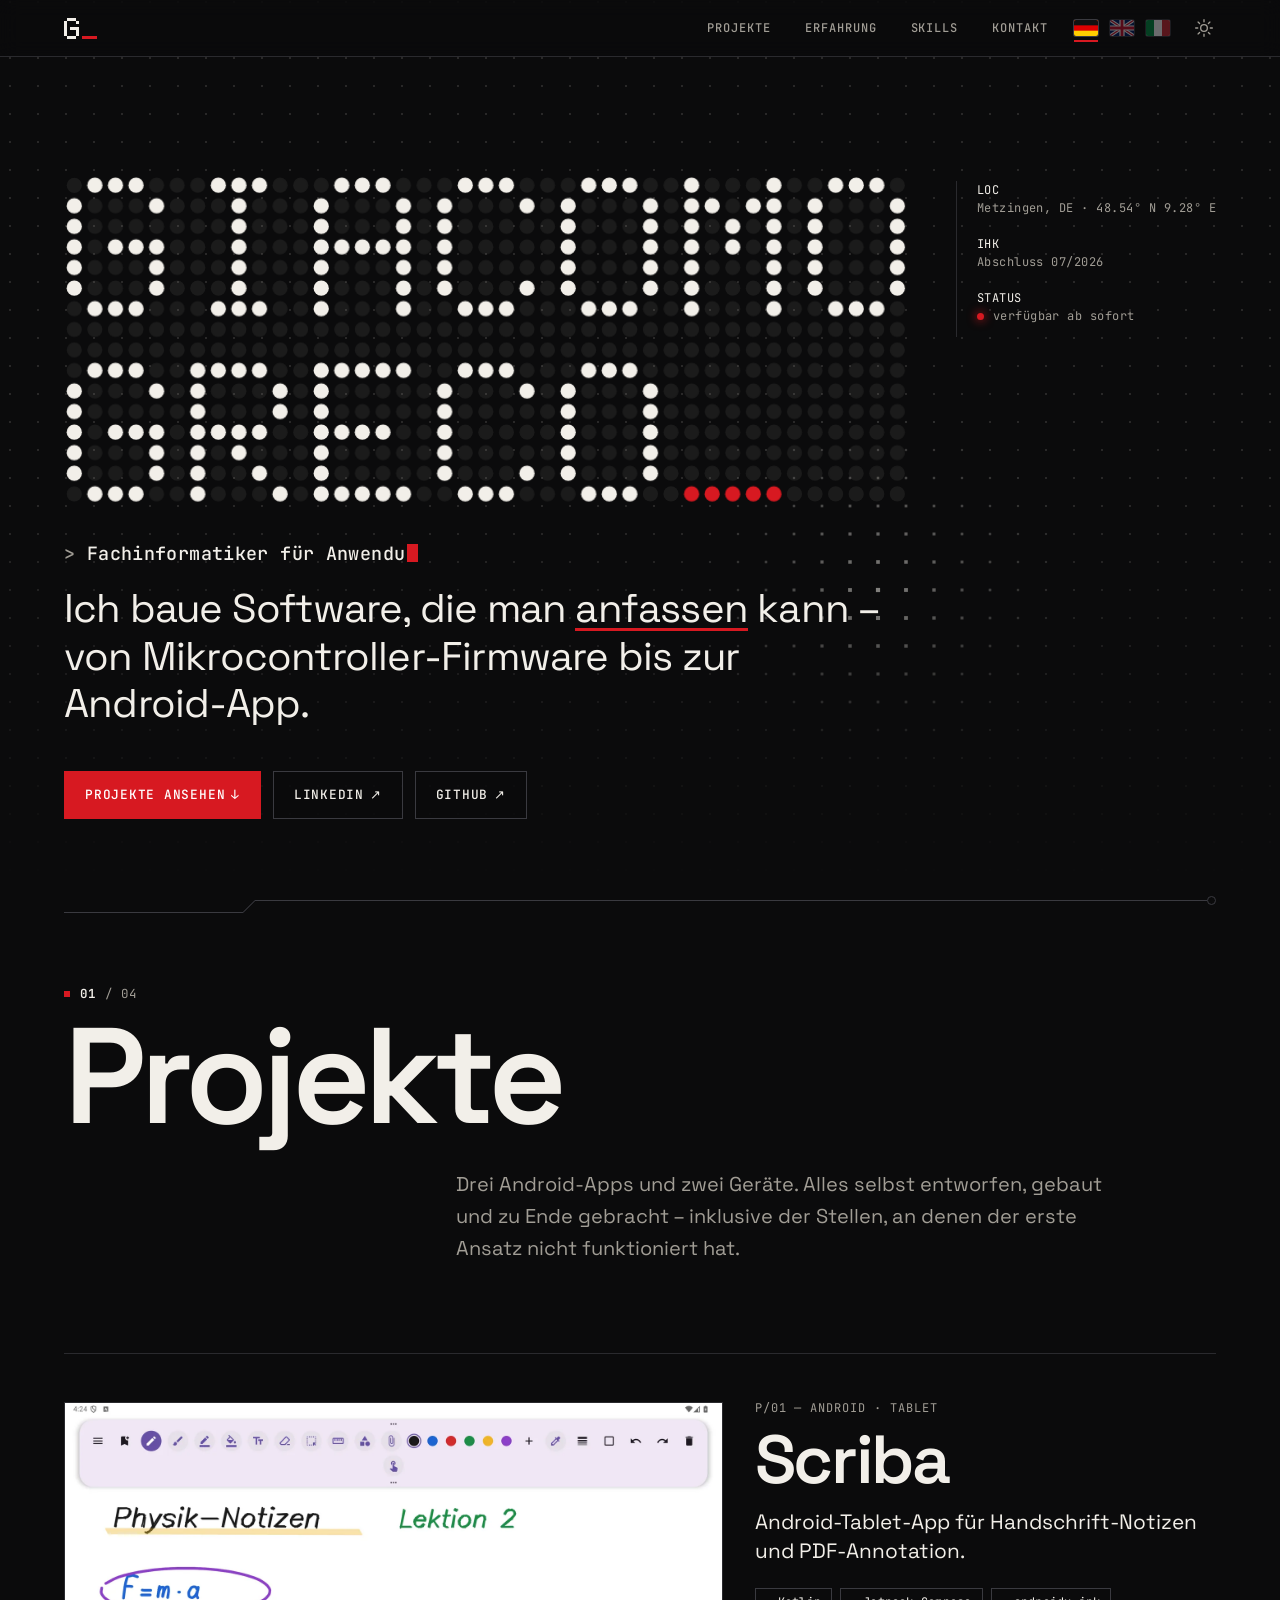
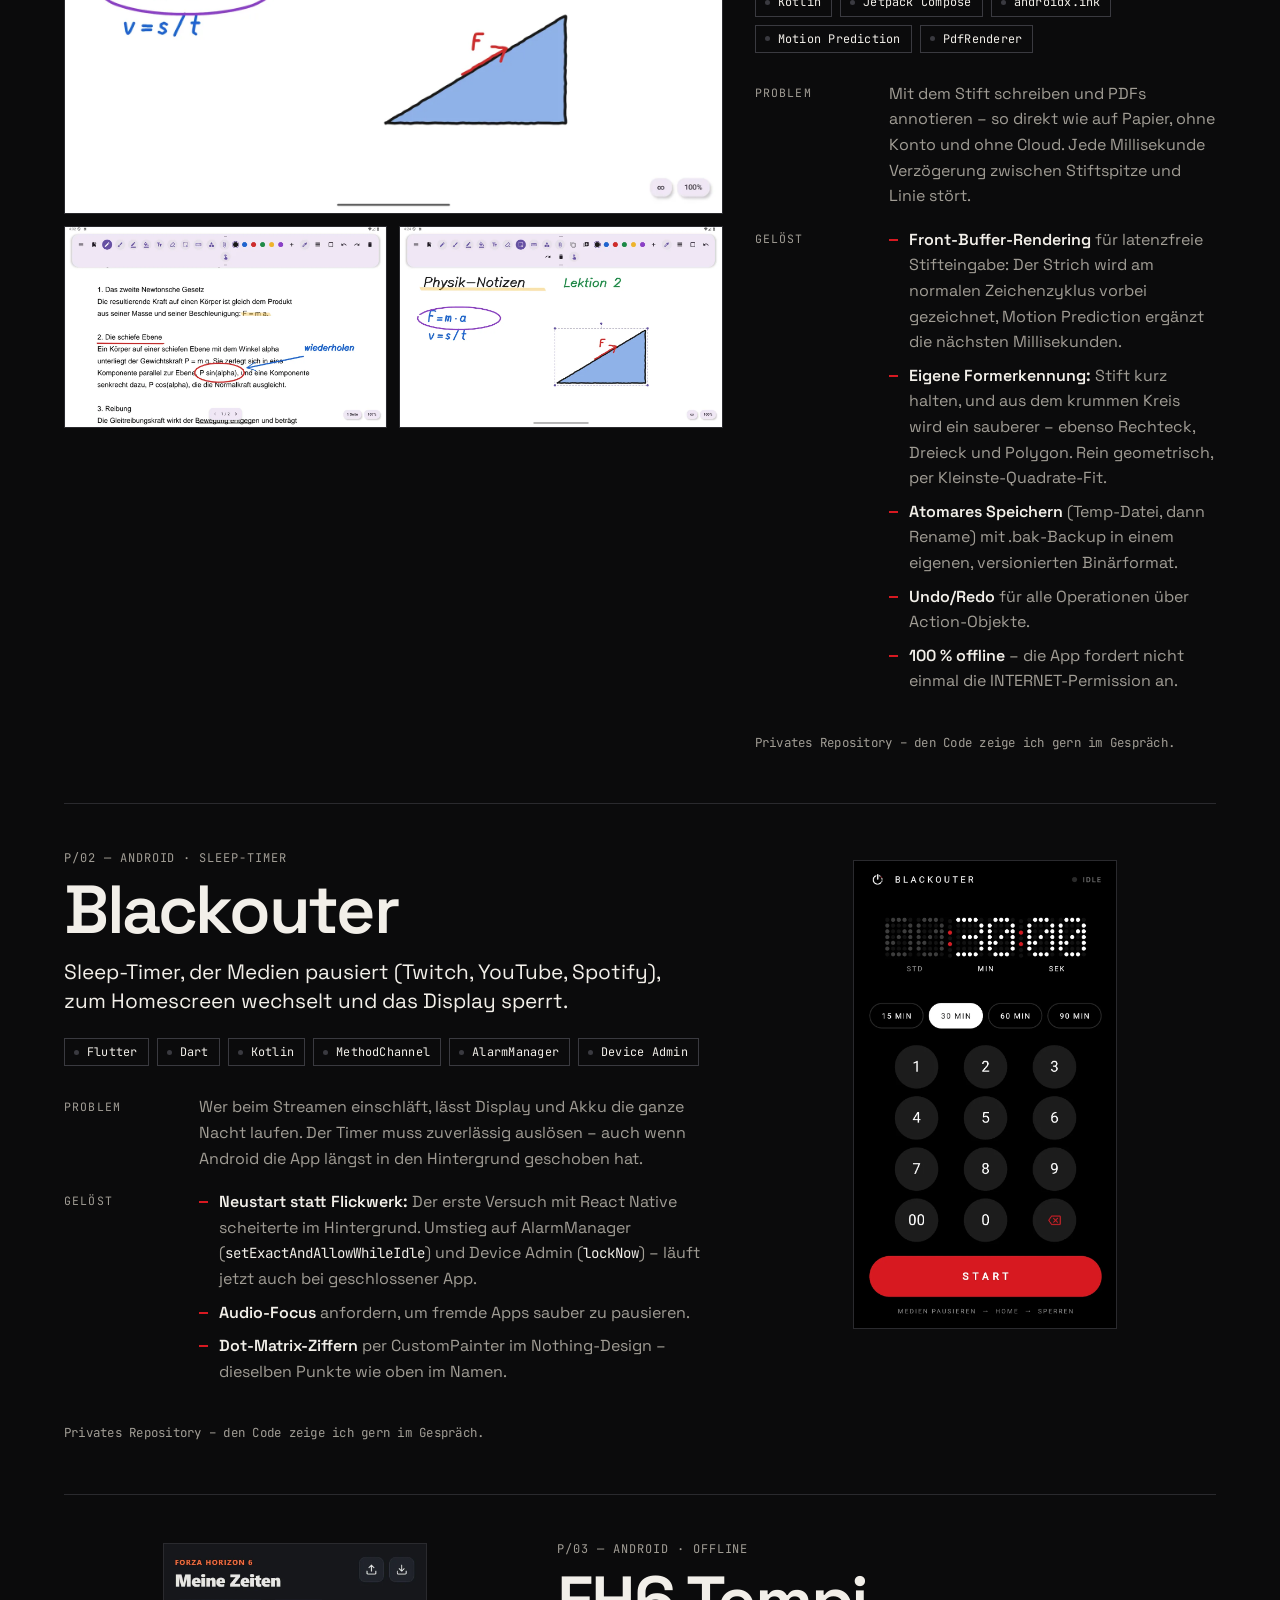
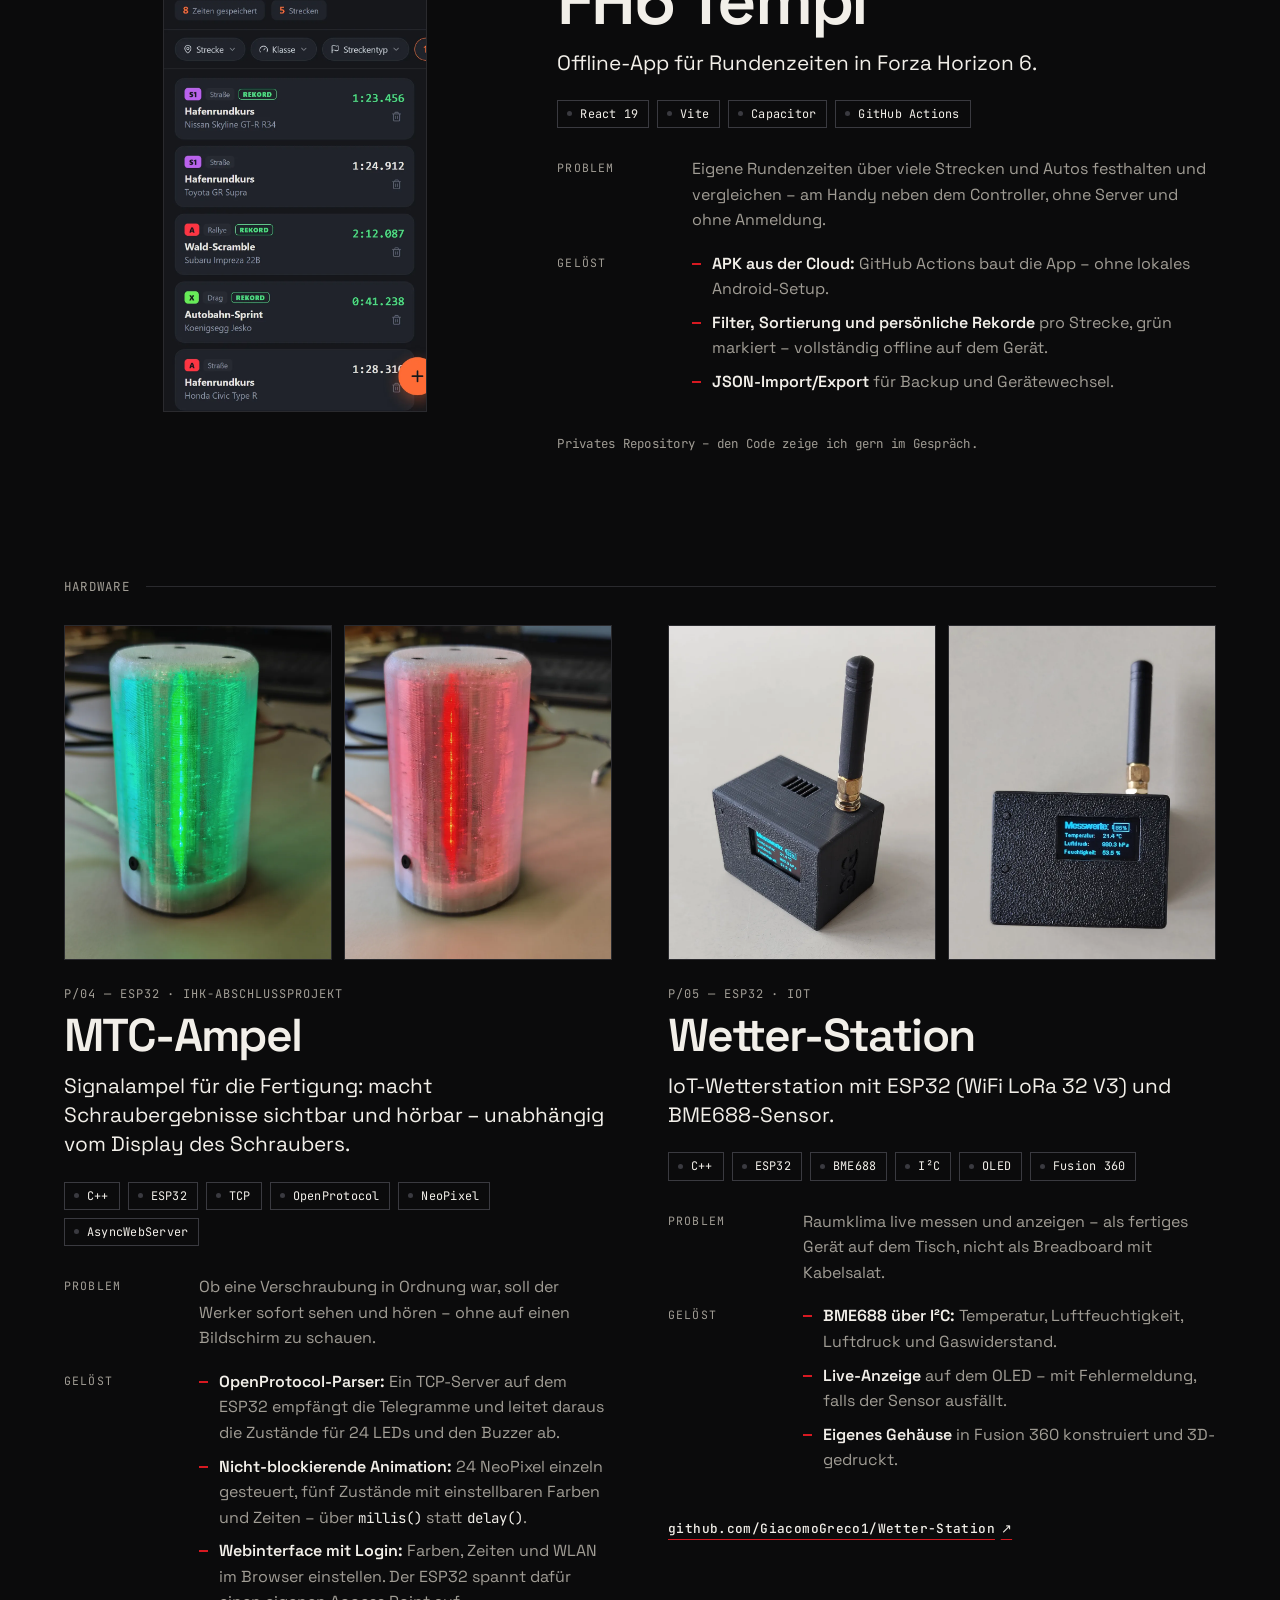
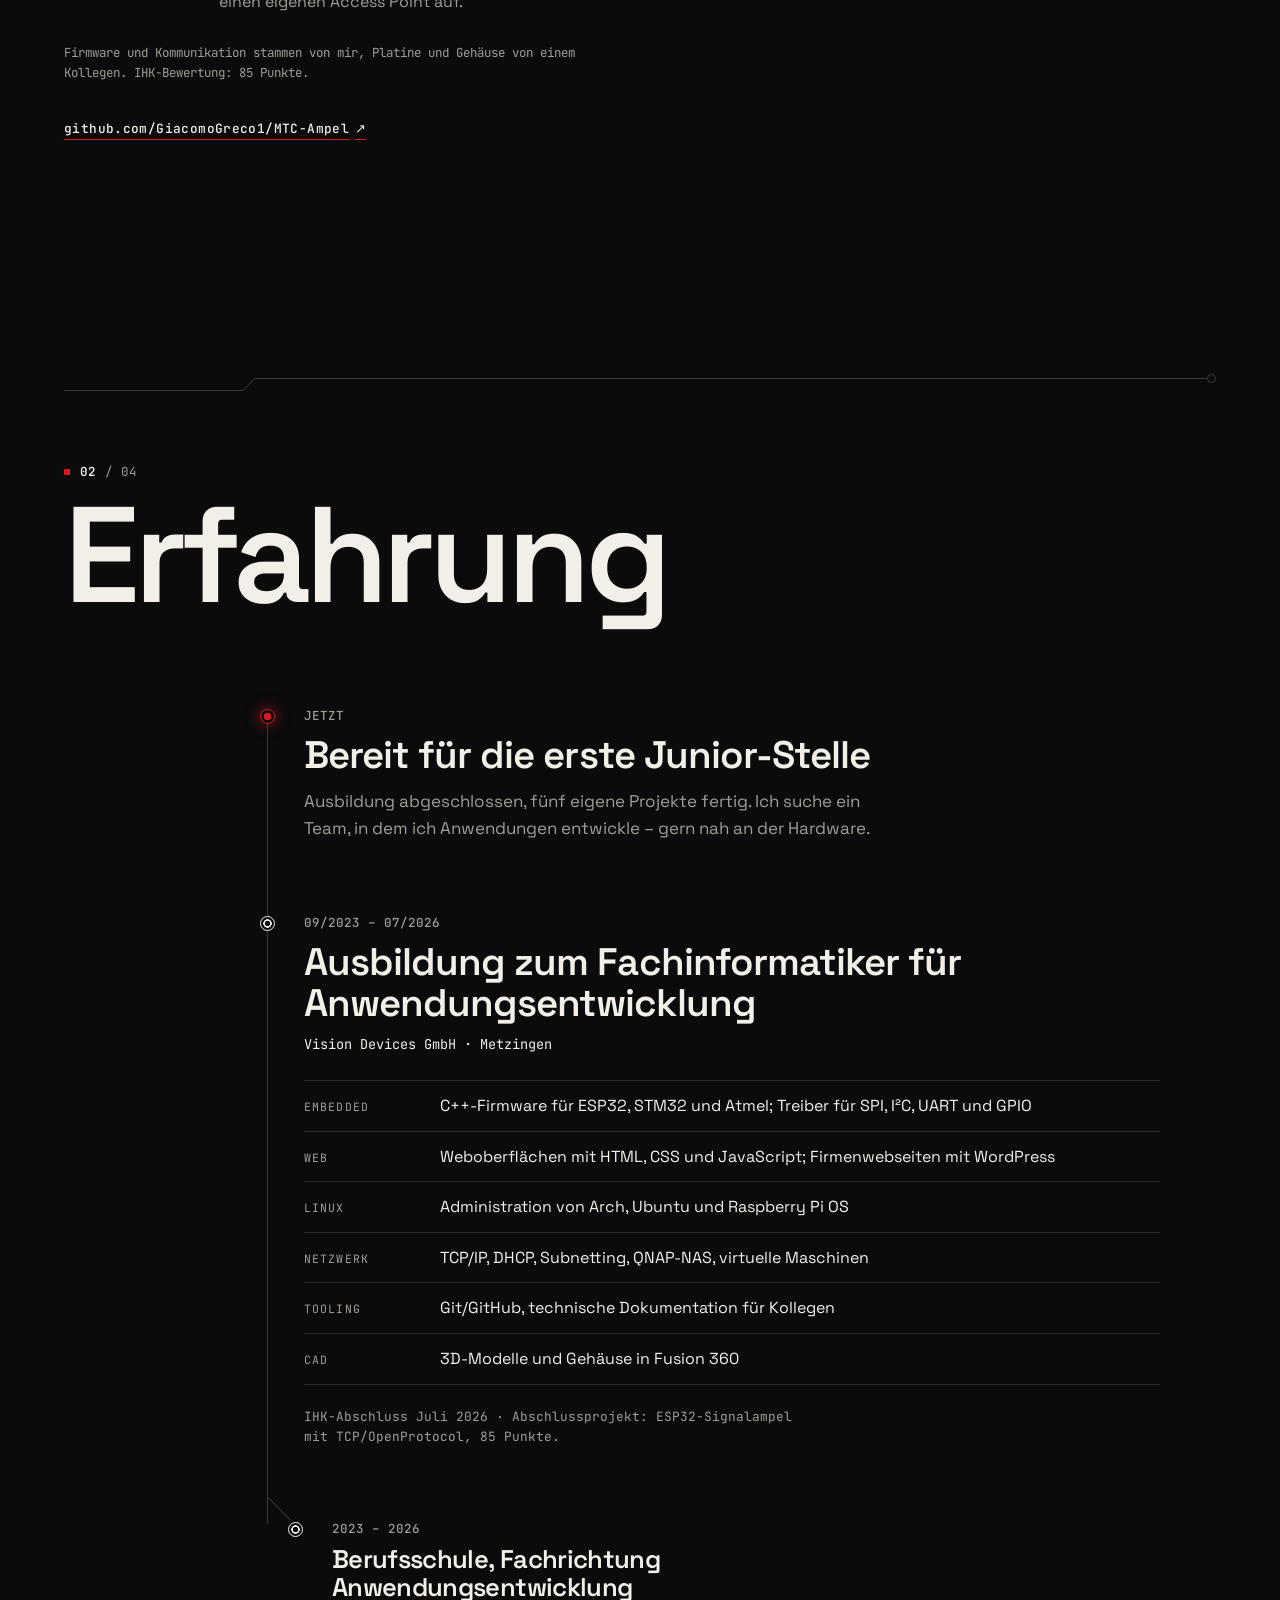
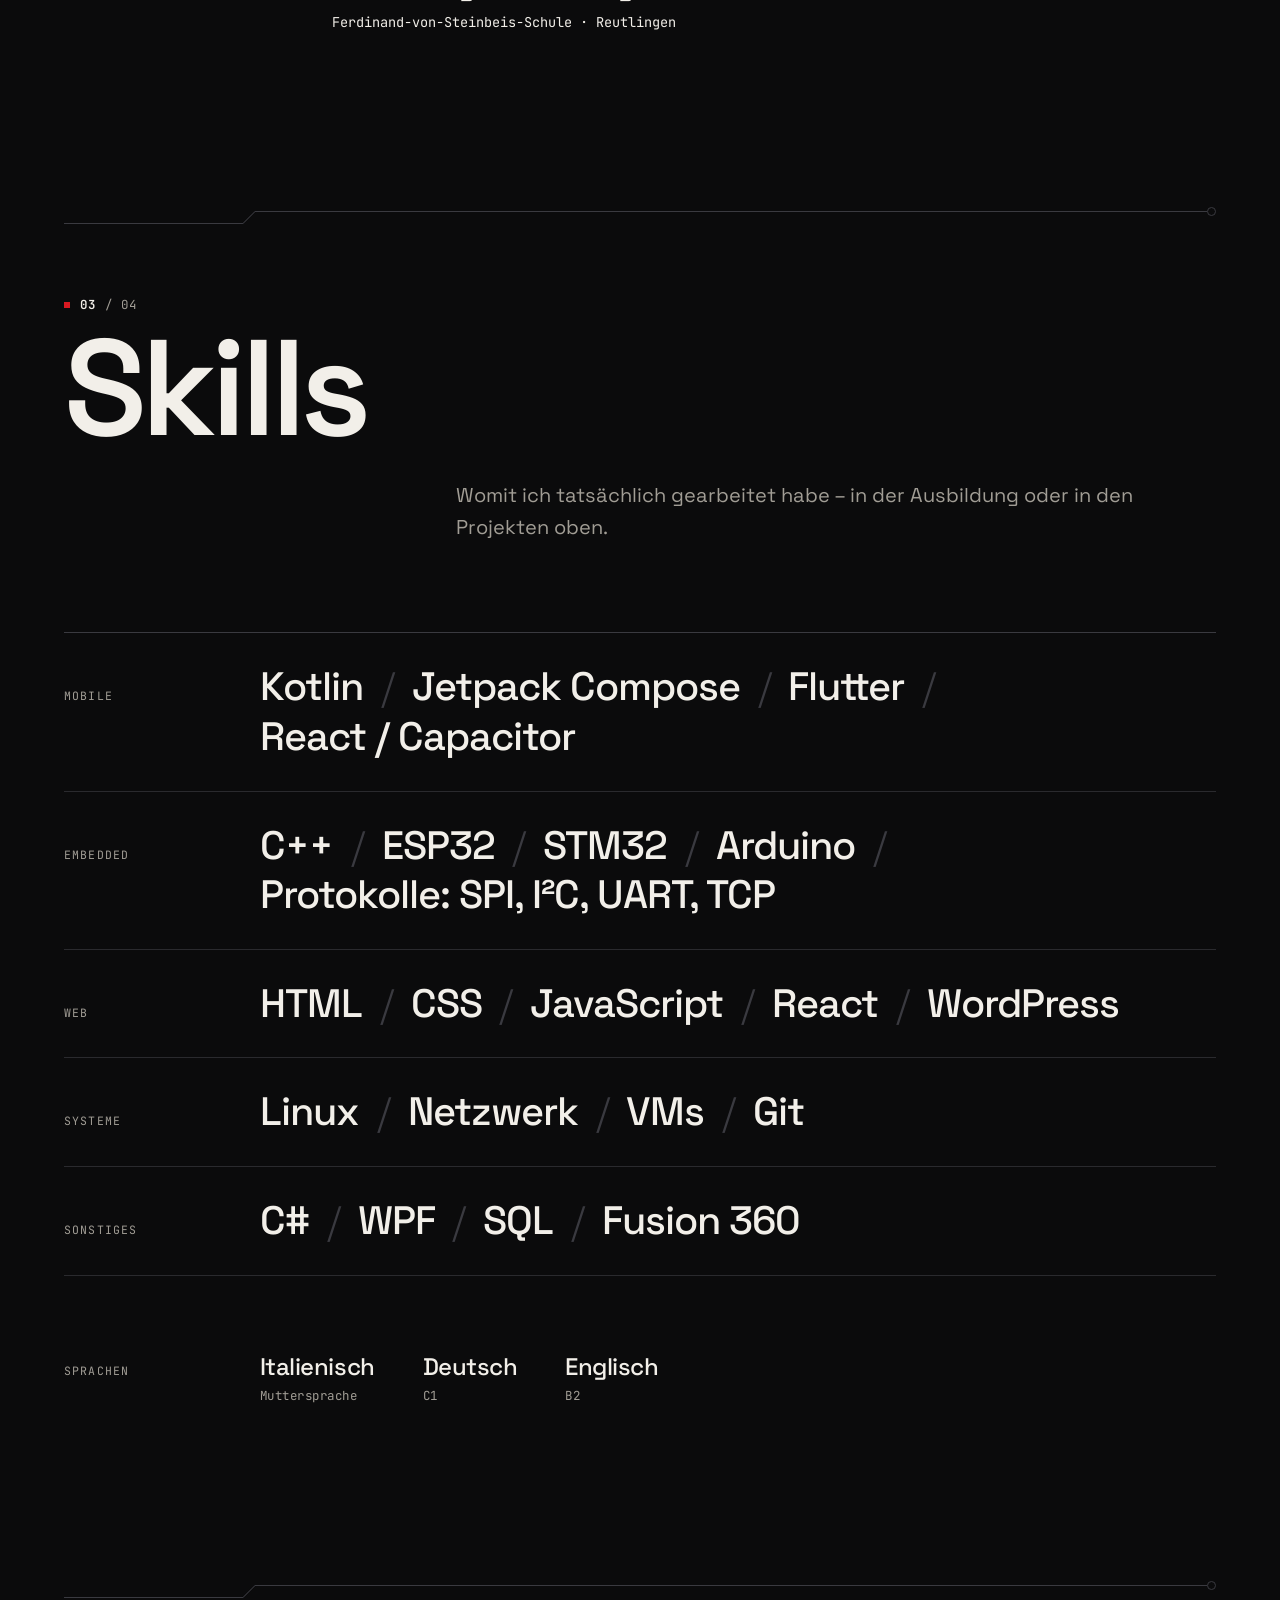
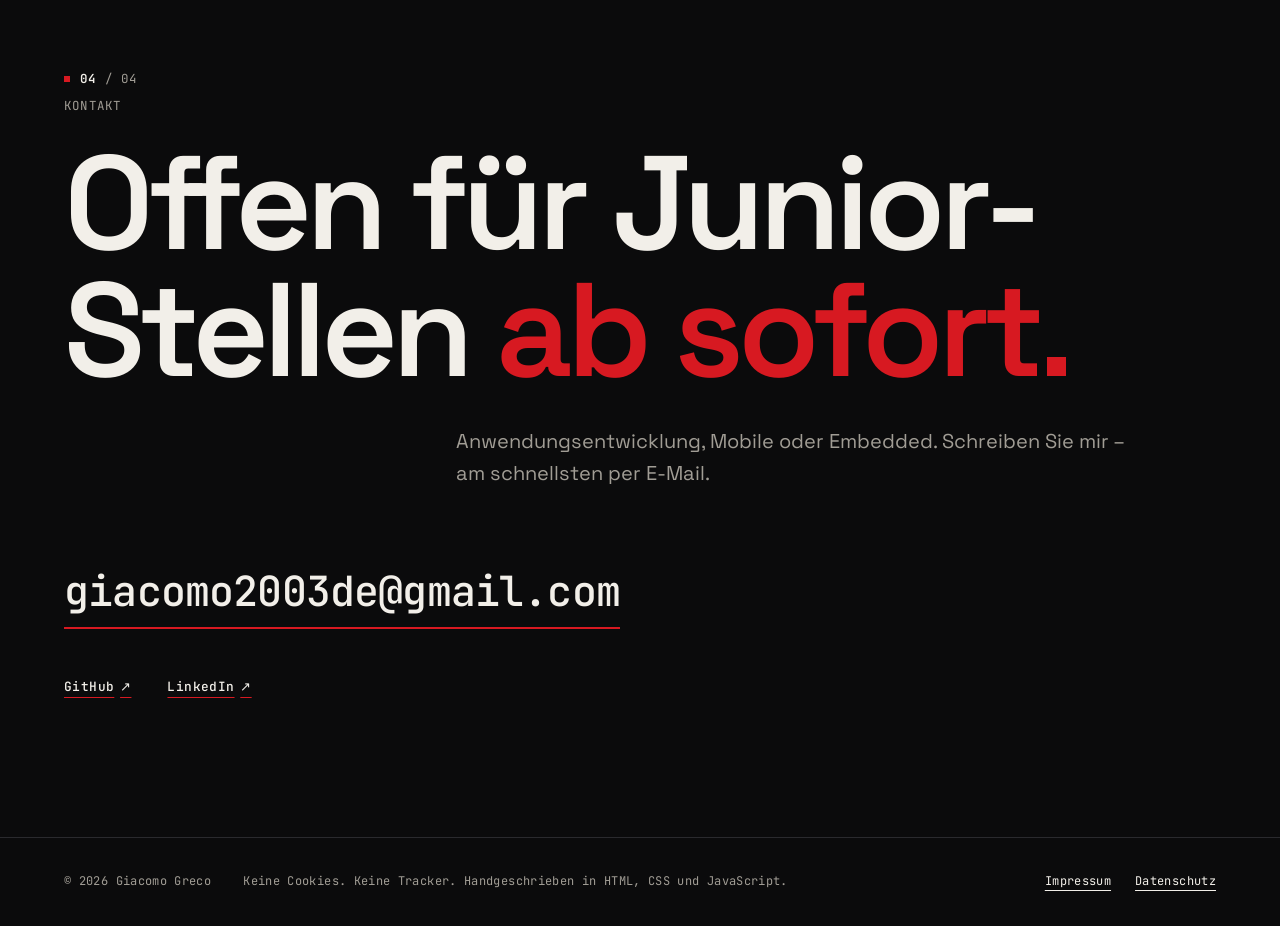
<file: index.html>
<!DOCTYPE html>
<html lang="de" class="no-js">
<head>
  <meta charset="utf-8">
  <meta name="viewport" content="width=device-width, initial-scale=1">
  <title>Giacomo Greco – Fachinformatiker für Anwendungsentwicklung</title>
  <meta name="description" content="Junior Anwendungsentwickler aus Metzingen. Ich baue Software, die man anfassen kann – von Mikrocontroller-Firmware (ESP32, STM32) bis zur Android-App (Kotlin, Flutter).">
  <meta name="author" content="Giacomo Greco">
  <meta name="theme-color" content="#0B0B0C">
  <meta name="color-scheme" content="dark light">

  <link rel="canonical" href="https://giacomogreco1.github.io/">
  <meta property="og:type" content="website">
  <meta property="og:url" content="https://giacomogreco1.github.io/">
  <meta property="og:site_name" content="Giacomo Greco">
  <meta property="og:title" content="Giacomo Greco – Fachinformatiker für Anwendungsentwicklung">
  <meta property="og:description" content="Software, die man anfassen kann: von Mikrocontroller-Firmware bis zur Android-App. Offen für Junior-Stellen ab sofort.">
  <meta property="og:image" content="https://giacomogreco1.github.io/assets/img/og.png">
  <meta property="og:image:width" content="1200">
  <meta property="og:image:height" content="630">
  <meta property="og:image:alt" content="Giacomo Greco in Dot-Matrix-Schrift, darunter: Fachinformatiker für Anwendungsentwicklung">
  <meta property="og:locale" content="de_DE">
  <meta property="og:locale:alternate" content="en_US">
  <meta property="og:locale:alternate" content="it_IT">
  <meta name="twitter:card" content="summary_large_image">

  <link rel="icon" href="assets/img/favicon.svg" type="image/svg+xml">
  <link rel="preload" href="assets/fonts/space-grotesk-latin-wght.woff2" as="font" type="font/woff2" crossorigin>
  <link rel="preload" href="assets/fonts/jetbrains-mono-latin-wght.woff2" as="font" type="font/woff2" crossorigin>
  <link rel="stylesheet" href="assets/css/style.css">
  <script>
    (function () {
      var d = document.documentElement;
      d.className = 'js';
      try { if (localStorage.getItem('theme') === 'light') d.setAttribute('data-theme', 'light'); } catch (e) {}
    })();
  </script>

  <script type="application/ld+json">
  {
    "@context": "https://schema.org",
    "@type": "Person",
    "name": "Giacomo Greco",
    "jobTitle": "Fachinformatiker für Anwendungsentwicklung",
    "email": "mailto:giacomo2003de@gmail.com",
    "address": { "@type": "PostalAddress", "addressLocality": "Metzingen", "addressCountry": "DE" },
    "sameAs": ["https://github.com/GiacomoGreco1", "https://www.linkedin.com/in/giacomo-greco-5281221b2/"],
    "knowsLanguage": ["it", "de", "en"]
  }
  </script>
</head>
<body>
  <a class="skip" href="#main" data-i18n="skip">Zum Inhalt springen</a>

  <header class="top">
    <div class="wrap top-in">
      <a class="mark" href="#hero" aria-label="Giacomo Greco – Startseite">
        <svg viewBox="0 0 22 14" width="33" height="21" aria-hidden="true" focusable="false">
          <g fill="currentColor">
            <rect x="2" y="0" width="2" height="2"/><rect x="4" y="0" width="2" height="2"/><rect x="6" y="0" width="2" height="2"/>
            <rect x="0" y="2" width="2" height="2"/><rect x="8" y="2" width="2" height="2"/>
            <rect x="0" y="4" width="2" height="2"/>
            <rect x="0" y="6" width="2" height="2"/><rect x="4" y="6" width="2" height="2"/><rect x="6" y="6" width="2" height="2"/><rect x="8" y="6" width="2" height="2"/>
            <rect x="0" y="8" width="2" height="2"/><rect x="8" y="8" width="2" height="2"/>
            <rect x="0" y="10" width="2" height="2"/><rect x="8" y="10" width="2" height="2"/>
            <rect x="2" y="12" width="2" height="2"/><rect x="4" y="12" width="2" height="2"/><rect x="6" y="12" width="2" height="2"/>
          </g>
          <rect x="12" y="12" width="10" height="2" fill="#D71921"/>
        </svg>
      </a>
      <nav class="nav" aria-label="Hauptnavigation" data-i18n-aria="navLabel">
        <a href="#projekte" data-i18n="navProjects">Projekte</a>
        <a href="#erfahrung" class="nav-opt" data-i18n="navExperience">Erfahrung</a>
        <a href="#skills" class="nav-opt" data-i18n="navSkills">Skills</a>
        <a href="#kontakt" data-i18n="navContact">Kontakt</a>
      </nav>
      <div class="tools">
        <div class="lang" role="group" aria-label="Sprache / Language / Lingua">
          <button type="button" data-lang="de" aria-pressed="true" lang="de" aria-label="Deutsch" title="Deutsch">
            <svg viewBox="0 0 60 40" width="24" height="16" aria-hidden="true" focusable="false"><rect width="60" height="40" fill="#FFCE00"/><rect width="60" height="26.7" fill="#DD0000"/><rect width="60" height="13.4" fill="#111"/></svg>
          </button>
          <button type="button" data-lang="en" aria-pressed="false" lang="en" aria-label="English" title="English">
            <svg viewBox="0 0 60 40" width="24" height="16" aria-hidden="true" focusable="false"><rect width="60" height="40" fill="#012169"/><path d="M0 0L60 40M60 0L0 40" stroke="#fff" stroke-width="8"/><path d="M0 0L60 40M60 0L0 40" stroke="#C8102E" stroke-width="3"/><path d="M30 0V40M0 20H60" stroke="#fff" stroke-width="13"/><path d="M30 0V40M0 20H60" stroke="#C8102E" stroke-width="7"/></svg>
          </button>
          <button type="button" data-lang="it" aria-pressed="false" lang="it" aria-label="Italiano" title="Italiano">
            <svg viewBox="0 0 60 40" width="24" height="16" aria-hidden="true" focusable="false"><rect width="60" height="40" fill="#fff"/><rect width="20" height="40" fill="#009246"/><rect x="40" width="20" height="40" fill="#CE2B37"/></svg>
          </button>
        </div>
        <button type="button" class="theme" id="theme" aria-label="Helles Design einschalten" title="Helles Design einschalten">
          <svg class="i-sun" viewBox="0 0 24 24" width="20" height="20" fill="none" stroke="currentColor" stroke-width="1.6" stroke-linecap="round" aria-hidden="true" focusable="false"><circle cx="12" cy="12" r="4"/><path d="M12 2v2.5M12 19.5V22M2 12h2.5M19.5 12H22M4.9 4.9l1.8 1.8M17.3 17.3l1.8 1.8M4.9 19.1l1.8-1.8M17.3 6.7l1.8-1.8"/></svg>
          <svg class="i-moon" viewBox="0 0 24 24" width="20" height="20" fill="none" stroke="currentColor" stroke-width="1.6" stroke-linecap="round" stroke-linejoin="round" aria-hidden="true" focusable="false"><path d="M20 14.5A8.5 8.5 0 0 1 9.5 4a8.5 8.5 0 1 0 10.5 10.5z"/></svg>
        </button>
      </div>
    </div>
  </header>

  <main id="main">

    <!-- ============ HERO ============ -->
    <section class="hero" id="hero" aria-labelledby="hero-name">
      <canvas class="hero-grid" aria-hidden="true"></canvas>
      <div class="wrap hero-in">
        <ul class="hero-meta" aria-label="Kurzprofil" data-i18n-aria="metaLabel">
          <li><span class="k">LOC</span><span>Metzingen, DE · 48.54° N 9.28° E</span></li>
          <li><span class="k">IHK</span><span data-i18n="metaIhk">Abschluss 07/2026</span></li>
          <li><span class="k">STATUS</span><span><i class="led" aria-hidden="true"></i><span data-i18n="metaStatus">verfügbar ab sofort</span></span></li>
        </ul>

        <h1 class="hero-name" id="hero-name">
          <span class="hero-name-text">Giacomo Greco</span>
          <span class="matrix" id="matrix" aria-hidden="true"></span>
        </h1>

        <p class="hero-role" id="role" data-i18n="role">Fachinformatiker für Anwendungsentwicklung</p>

        <p class="hero-claim" data-i18n="claim">Ich baue Software, die man <em>anfassen</em> kann – von Mikrocontroller-Firmware bis zur Android-App.</p>

        <div class="hero-cta">
          <a class="btn btn--solid" href="#projekte"><span data-i18n="ctaProjects">Projekte ansehen</span><span class="arr" aria-hidden="true">↓</span></a>
          <a class="btn" href="https://www.linkedin.com/in/giacomo-greco-5281221b2/" target="_blank" rel="noopener me">LinkedIn<span class="arr" aria-hidden="true">↗</span></a>
          <a class="btn" href="https://github.com/GiacomoGreco1" target="_blank" rel="noopener me">GitHub<span class="arr" aria-hidden="true">↗</span></a>
        </div>
      </div>
    </section>

    <!-- ============ 01 PROJEKTE ============ -->
    <!--
      Bilder je Sprache: Ein <img> kann zusätzlich data-src-en="…" und/oder data-src-it="…" tragen.
      Dann wechselt das Bild mit der Sprache; ohne diese Attribute bleibt das Standardbild (src).
    -->
    <section class="sec" id="projekte" aria-labelledby="h-projekte">
      <div class="wrap">
        <div class="trace" aria-hidden="true"><i></i><i></i><i></i><b></b></div>
        <header class="sec-head reveal">
          <p class="sec-num"><span>01</span> / 04</p>
          <h2 id="h-projekte" data-i18n="hProjects">Projekte</h2>
          <p class="sec-lead" data-i18n="leadProjects">Drei Android-Apps und zwei Geräte. Alles selbst entworfen, gebaut und zu Ende gebracht – inklusive der Stellen, an denen der erste Ansatz nicht funktioniert hat.</p>
        </header>

        <!-- P/01 Scriba -->
        <article class="project project--lead reveal" aria-labelledby="p-scriba">
          <div class="shots">
            <figure class="shot shot--tablet">
              <a class="zoom" href="assets/img/scriba-1.webp"><img src="assets/img/scriba-1.webp" data-src-en="assets/img/scriba-1.en.webp" data-src-it="assets/img/scriba-1.it.webp" width="1600" height="1000" loading="lazy" decoding="async"
                   alt="Scriba: handschriftliche Physik-Notizen mit Formel, erkannter Ellipse und gefülltem Dreieck, darüber die Werkzeugleiste" data-i18n-alt="altScriba"></a>
            </figure>
            <div class="shots-row">
              <figure class="shot shot--tablet">
                <a class="zoom" href="assets/img/scriba-2.webp"><img src="assets/img/scriba-2.webp" data-src-en="assets/img/scriba-2.en.webp" data-src-it="assets/img/scriba-2.it.webp" width="1200" height="750" loading="lazy" decoding="async"
                     alt="Scriba: importiertes PDF mit handschriftlichen Markierungen und Randnotiz" data-i18n-alt="altScriba2"></a>
              </figure>
              <figure class="shot shot--tablet">
                <a class="zoom" href="assets/img/scriba-3.webp"><img src="assets/img/scriba-3.webp" data-src-en="assets/img/scriba-3.en.webp" data-src-it="assets/img/scriba-3.it.webp" width="1200" height="750" loading="lazy" decoding="async"
                     alt="Scriba: mit dem Lasso ausgewähltes Dreieck mit Griffen zum Verschieben, Skalieren und Drehen" data-i18n-alt="altScriba3"></a>
              </figure>
            </div>
          </div>
          <div class="project-body">
            <p class="project-id">P/01 <span data-i18n="p1Kind">Android · Tablet</span></p>
            <h3 id="p-scriba">Scriba</h3>
            <p class="project-what" data-i18n="p1What">Android-Tablet-App für Handschrift-Notizen und PDF-Annotation.</p>
            <ul class="tags" aria-label="Stack">
              <li>Kotlin</li><li>Jetpack Compose</li><li>androidx.ink</li><li>Motion Prediction</li><li>PdfRenderer</li>
            </ul>
            <dl class="facts">
              <dt data-i18n="lblProblem">Problem</dt>
              <dd data-i18n="p1Problem">Mit dem Stift schreiben und PDFs annotieren – so direkt wie auf Papier, ohne Konto und ohne Cloud. Jede Millisekunde Verzögerung zwischen Stiftspitze und Linie stört.</dd>
              <dt data-i18n="lblSolved">Gelöst</dt>
              <dd>
                <ul class="solved">
                  <li data-i18n="p1s1"><strong>Front-Buffer-Rendering</strong> für latenzfreie Stifteingabe: Der Strich wird am normalen Zeichenzyklus vorbei gezeichnet, Motion Prediction ergänzt die nächsten Millisekunden.</li>
                  <li data-i18n="p1s2"><strong>Eigene Formerkennung:</strong> Stift kurz halten, und aus dem krummen Kreis wird ein sauberer – ebenso Rechteck, Dreieck und Polygon. Rein geometrisch, per Kleinste-Quadrate-Fit.</li>
                  <li data-i18n="p1s3"><strong>Atomares Speichern</strong> (Temp-Datei, dann Rename) mit .bak-Backup in einem eigenen, versionierten Binärformat.</li>
                  <li data-i18n="p1s4"><strong>Undo/Redo</strong> für alle Operationen über Action-Objekte.</li>
                  <li data-i18n="p1s5"><strong>100 % offline</strong> – die App fordert nicht einmal die INTERNET-Permission an.</li>
                </ul>
              </dd>
            </dl>
            <p class="project-links">
              <span class="private" data-i18n="linkPrivate">Privates Repository – den Code zeige ich gern im Gespräch.</span>
            </p>
          </div>
        </article>

        <!-- P/02 Blackouter -->
        <article class="project project--flip reveal" aria-labelledby="p-blackouter">
          <figure class="shot shot--phone">
            <a class="zoom" href="assets/img/blackouter-1.webp"><img src="assets/img/blackouter-1.webp" data-src-en="assets/img/blackouter-1.en.webp" data-src-it="assets/img/blackouter-1.it.webp" width="900" height="1600" loading="lazy" decoding="async"
                 alt="Blackouter: Timer auf 30 Minuten mit Dot-Matrix-Ziffern, Schnellwahltasten, Ziffernblock und roter Start-Taste" data-i18n-alt="altBlackouter"></a>
          </figure>
          <div class="project-body">
            <p class="project-id">P/02 <span data-i18n="p2Kind">Android · Sleep-Timer</span></p>
            <h3 id="p-blackouter">Blackouter</h3>
            <p class="project-what" data-i18n="p2What">Sleep-Timer, der Medien pausiert (Twitch, YouTube, Spotify), zum Homescreen wechselt und das Display sperrt.</p>
            <ul class="tags" aria-label="Stack">
              <li>Flutter</li><li>Dart</li><li>Kotlin</li><li>MethodChannel</li><li>AlarmManager</li><li>Device Admin</li>
            </ul>
            <dl class="facts">
              <dt data-i18n="lblProblem">Problem</dt>
              <dd data-i18n="p2Problem">Wer beim Streamen einschläft, lässt Display und Akku die ganze Nacht laufen. Der Timer muss zuverlässig auslösen – auch wenn Android die App längst in den Hintergrund geschoben hat.</dd>
              <dt data-i18n="lblSolved">Gelöst</dt>
              <dd>
                <ul class="solved">
                  <li data-i18n="p2s1"><strong>Neustart statt Flickwerk:</strong> Der erste Versuch mit React Native scheiterte im Hintergrund. Umstieg auf AlarmManager (<code>setExactAndAllowWhileIdle</code>) und Device Admin (<code>lockNow</code>) – läuft jetzt auch bei geschlossener App.</li>
                  <li data-i18n="p2s2"><strong>Audio-Focus</strong> anfordern, um fremde Apps sauber zu pausieren.</li>
                  <li data-i18n="p2s3"><strong>Dot-Matrix-Ziffern</strong> per CustomPainter im Nothing-Design – dieselben Punkte wie oben im Namen.</li>
                </ul>
              </dd>
            </dl>
            <p class="project-links">
              <span class="private" data-i18n="linkPrivate">Privates Repository – den Code zeige ich gern im Gespräch.</span>
            </p>
          </div>
        </article>

        <!-- P/03 FH6 Tempi -->
        <article class="project reveal" aria-labelledby="p-fh6">
          <figure class="shot shot--phone">
            <a class="zoom" href="assets/img/fh6tempi-1.webp"><img src="assets/img/fh6tempi-1.webp" data-src-en="assets/img/fh6tempi-1.en.webp" data-src-it="assets/img/fh6tempi-1.it.webp" width="900" height="1600" loading="lazy" decoding="async"
                 alt="FH6 Tempi: Liste von Rundenzeiten mit Fahrzeugklasse, Streckentyp und grün markierten Rekorden" data-i18n-alt="altFh6"></a>
          </figure>
          <div class="project-body">
            <p class="project-id">P/03 <span data-i18n="p3Kind">Android · Offline</span></p>
            <h3 id="p-fh6">FH6 Tempi</h3>
            <p class="project-what" data-i18n="p3What">Offline-App für Rundenzeiten in Forza Horizon 6.</p>
            <ul class="tags" aria-label="Stack">
              <li>React 19</li><li>Vite</li><li>Capacitor</li><li>GitHub Actions</li>
            </ul>
            <dl class="facts">
              <dt data-i18n="lblProblem">Problem</dt>
              <dd data-i18n="p3Problem">Eigene Rundenzeiten über viele Strecken und Autos festhalten und vergleichen – am Handy neben dem Controller, ohne Server und ohne Anmeldung.</dd>
              <dt data-i18n="lblSolved">Gelöst</dt>
              <dd>
                <ul class="solved">
                  <li data-i18n="p3s1"><strong>APK aus der Cloud:</strong> GitHub Actions baut die App – ohne lokales Android-Setup.</li>
                  <li data-i18n="p3s2"><strong>Filter, Sortierung und persönliche Rekorde</strong> pro Strecke, grün markiert – vollständig offline auf dem Gerät.</li>
                  <li data-i18n="p3s3"><strong>JSON-Import/Export</strong> für Backup und Gerätewechsel.</li>
                </ul>
              </dd>
            </dl>
            <p class="project-links">
              <span class="private" data-i18n="linkPrivate">Privates Repository – den Code zeige ich gern im Gespräch.</span>
            </p>
          </div>
        </article>

        <p class="sub-head reveal"><span data-i18n="hwHead">Hardware</span></p>

        <div class="duo">
          <!-- P/04 MTC-Ampel -->
          <article class="project project--stack reveal" aria-labelledby="p-ampel">
            <div class="shots-row">
              <figure class="shot shot--portrait">
                <a class="zoom" href="assets/img/mtc-ampel-1.webp"><img src="assets/img/mtc-ampel-1.webp" width="1000" height="1250" loading="lazy" decoding="async"
                     alt="MTC-Ampel leuchtet grün (OK): zylindrisches, 3D-gedrucktes Gehäuse mit LED-Streifen" data-i18n-alt="altAmpel"></a>
              </figure>
              <figure class="shot shot--portrait">
                <a class="zoom" href="assets/img/mtc-ampel-2.webp"><img src="assets/img/mtc-ampel-2.webp" width="1000" height="1250" loading="lazy" decoding="async"
                     alt="MTC-Ampel leuchtet rot (NOK)" data-i18n-alt="altAmpel2"></a>
              </figure>
            </div>
            <div class="project-body">
              <p class="project-id">P/04 <span data-i18n="p4Kind">ESP32 · IHK-Abschlussprojekt</span></p>
              <h3 id="p-ampel">MTC-Ampel</h3>
              <p class="project-what" data-i18n="p4What">Signalampel für die Fertigung: macht Schraubergebnisse sichtbar und hörbar – unabhängig vom Display des Schraubers.</p>
              <ul class="tags" aria-label="Stack">
                <li>C++</li><li>ESP32</li><li>TCP</li><li>OpenProtocol</li><li>NeoPixel</li><li>AsyncWebServer</li>
              </ul>
              <dl class="facts">
                <dt data-i18n="lblProblem">Problem</dt>
                <dd data-i18n="p4Problem">Ob eine Verschraubung in Ordnung war, soll der Werker sofort sehen und hören – ohne auf einen Bildschirm zu schauen.</dd>
                <dt data-i18n="lblSolved">Gelöst</dt>
                <dd>
                  <ul class="solved">
                    <li data-i18n="p4s1"><strong>OpenProtocol-Parser:</strong> Ein TCP-Server auf dem ESP32 empfängt die Telegramme und leitet daraus die Zustände für 24 LEDs und den Buzzer ab.</li>
                    <li data-i18n="p4s2"><strong>Nicht-blockierende Animation:</strong> 24 NeoPixel einzeln gesteuert, fünf Zustände mit einstellbaren Farben und Zeiten – über <code>millis()</code> statt <code>delay()</code>.</li>
                    <li data-i18n="p4s3"><strong>Webinterface mit Login:</strong> Farben, Zeiten und WLAN im Browser einstellen. Der ESP32 spannt dafür einen eigenen Access Point auf.</li>
                  </ul>
                </dd>
              </dl>
              <p class="project-note" data-i18n="p4Note">Firmware und Kommunikation stammen von mir, Platine und Gehäuse von einem Kollegen. IHK-Bewertung: 85 Punkte.</p>
              <p class="project-links">
                <a href="https://github.com/GiacomoGreco1/MTC-Ampel" target="_blank" rel="noopener">github.com/GiacomoGreco1/MTC-Ampel<span class="arr" aria-hidden="true">↗</span></a>
              </p>
            </div>
          </article>

          <!-- P/05 Wetter-Station -->
          <article class="project project--stack reveal" aria-labelledby="p-wetter">
            <div class="shots-row">
              <figure class="shot shot--portrait">
                <a class="zoom" href="assets/img/wetter-station-1.webp"><img src="assets/img/wetter-station-1.webp" width="1000" height="1250" loading="lazy" decoding="async"
                     alt="Wetter-Station: schwarzes, 3D-gedrucktes Gehäuse mit Antenne und leuchtendem OLED-Display" data-i18n-alt="altWetter"></a>
              </figure>
              <figure class="shot shot--portrait">
                <a class="zoom" href="assets/img/wetter-station-2.webp"><img src="assets/img/wetter-station-2.webp" width="1000" height="1250" loading="lazy" decoding="async"
                     alt="Wetter-Station von oben: Das OLED zeigt Temperatur, Luftdruck und Luftfeuchtigkeit" data-i18n-alt="altWetter2"></a>
              </figure>
            </div>
            <div class="project-body">
              <p class="project-id">P/05 <span data-i18n="p5Kind">ESP32 · IoT</span></p>
              <h3 id="p-wetter">Wetter-Station</h3>
              <p class="project-what" data-i18n="p5What">IoT-Wetterstation mit ESP32 (WiFi LoRa 32 V3) und BME688-Sensor.</p>
              <ul class="tags" aria-label="Stack">
                <li>C++</li><li>ESP32</li><li>BME688</li><li>I²C</li><li>OLED</li><li>Fusion 360</li>
              </ul>
              <dl class="facts">
                <dt data-i18n="lblProblem">Problem</dt>
                <dd data-i18n="p5Problem">Raumklima live messen und anzeigen – als fertiges Gerät auf dem Tisch, nicht als Breadboard mit Kabelsalat.</dd>
                <dt data-i18n="lblSolved">Gelöst</dt>
                <dd>
                  <ul class="solved">
                    <li data-i18n="p5s1"><strong>BME688 über I²C:</strong> Temperatur, Luftfeuchtigkeit, Luftdruck und Gaswiderstand.</li>
                    <li data-i18n="p5s2"><strong>Live-Anzeige</strong> auf dem OLED – mit Fehlermeldung, falls der Sensor ausfällt.</li>
                    <li data-i18n="p5s3"><strong>Eigenes Gehäuse</strong> in Fusion 360 konstruiert und 3D-gedruckt.</li>
                  </ul>
                </dd>
              </dl>
              <p class="project-links">
                <a href="https://github.com/GiacomoGreco1/Wetter-Station" target="_blank" rel="noopener">github.com/GiacomoGreco1/Wetter-Station<span class="arr" aria-hidden="true">↗</span></a>
              </p>
            </div>
          </article>
        </div>
      </div>
    </section>

    <!-- ============ 02 ERFAHRUNG ============ -->
    <section class="sec" id="erfahrung" aria-labelledby="h-erfahrung">
      <div class="wrap">
        <div class="trace" aria-hidden="true"><i></i><i></i><i></i><b></b></div>
        <header class="sec-head reveal">
          <p class="sec-num"><span>02</span> / 04</p>
          <h2 id="h-erfahrung" data-i18n="hExperience">Erfahrung</h2>
        </header>

        <ol class="pcb">
          <li class="pcb-node pcb-node--live reveal">
            <p class="pcb-when"><span data-i18n="tNowWhen">Jetzt</span></p>
            <h3 data-i18n="tNowTitle">Bereit für die erste Junior-Stelle</h3>
            <p data-i18n="tNowText">Ausbildung abgeschlossen, fünf eigene Projekte fertig. Ich suche ein Team, in dem ich Anwendungen entwickle – gern nah an der Hardware.</p>
          </li>

          <li class="pcb-node reveal">
            <p class="pcb-when">09/2023 – 07/2026</p>
            <h3 data-i18n="tAzubiTitle">Ausbildung zum Fachinformatiker für Anwendungsentwicklung</h3>
            <p class="pcb-where">Vision Devices GmbH · Metzingen</p>
            <dl class="pinout">
              <div><dt>Embedded</dt><dd data-i18n="tA1">C++-Firmware für ESP32, STM32 und Atmel; Treiber für SPI, I²C, UART und GPIO</dd></div>
              <div><dt>Web</dt><dd data-i18n="tA2">Weboberflächen mit HTML, CSS und JavaScript; Firmenwebseiten mit WordPress</dd></div>
              <div><dt>Linux</dt><dd data-i18n="tA3">Administration von Arch, Ubuntu und Raspberry Pi OS</dd></div>
              <div><dt data-i18n="tA4k">Netzwerk</dt><dd data-i18n="tA4">TCP/IP, DHCP, Subnetting, QNAP-NAS, virtuelle Maschinen</dd></div>
              <div><dt>Tooling</dt><dd data-i18n="tA5">Git/GitHub, technische Dokumentation für Kollegen</dd></div>
              <div><dt>CAD</dt><dd data-i18n="tA6">3D-Modelle und Gehäuse in Fusion 360</dd></div>
            </dl>
            <p class="pcb-note" data-i18n="tAzubiNote">IHK-Abschluss Juli 2026 · Abschlussprojekt: ESP32-Signalampel mit TCP/OpenProtocol, 85 Punkte.</p>
          </li>

          <li class="pcb-node pcb-node--branch reveal">
            <p class="pcb-when">2023 – 2026</p>
            <h3 data-i18n="tSchoolTitle">Berufsschule, Fachrichtung Anwendungsentwicklung</h3>
            <p class="pcb-where">Ferdinand-von-Steinbeis-Schule · Reutlingen</p>
          </li>
        </ol>
      </div>
    </section>

    <!-- ============ 03 SKILLS ============ -->
    <section class="sec" id="skills" aria-labelledby="h-skills">
      <div class="wrap">
        <div class="trace" aria-hidden="true"><i></i><i></i><i></i><b></b></div>
        <header class="sec-head reveal">
          <p class="sec-num"><span>03</span> / 04</p>
          <h2 id="h-skills">Skills</h2>
          <p class="sec-lead" data-i18n="leadSkills">Womit ich tatsächlich gearbeitet habe – in der Ausbildung oder in den Projekten oben.</p>
        </header>

        <dl class="sheet reveal">
          <div><dt>Mobile</dt><dd><span>Kotlin</span><span>Jetpack Compose</span><span>Flutter</span><span>React / Capacitor</span></dd></div>
          <div><dt>Embedded</dt><dd><span>C++</span><span>ESP32</span><span>STM32</span><span>Arduino</span><span data-i18n="skProto">Protokolle: SPI, I²C, UART, TCP</span></dd></div>
          <div><dt>Web</dt><dd><span>HTML</span><span>CSS</span><span>JavaScript</span><span>React</span><span>WordPress</span></dd></div>
          <div><dt data-i18n="skSysK">Systeme</dt><dd><span>Linux</span><span data-i18n="skNet">Netzwerk</span><span data-i18n="skVm">VMs</span><span>Git</span></dd></div>
          <div><dt data-i18n="skOtherK">Sonstiges</dt><dd><span>C#</span><span>WPF</span><span>SQL</span><span>Fusion 360</span></dd></div>
        </dl>

        <div class="langs reveal">
          <p class="langs-k" data-i18n="langsK">Sprachen</p>
          <ul>
            <li><b data-i18n="lIt">Italienisch</b><span data-i18n="lItLvl">Muttersprache</span></li>
            <li><b data-i18n="lDe">Deutsch</b><span>C1</span></li>
            <li><b data-i18n="lEn">Englisch</b><span>B2</span></li>
          </ul>
        </div>
      </div>
    </section>

    <!-- ============ 04 KONTAKT ============ -->
    <section class="sec sec--contact" id="kontakt" aria-labelledby="h-kontakt">
      <div class="wrap">
        <div class="trace" aria-hidden="true"><i></i><i></i><i></i><b></b></div>
        <header class="sec-head reveal">
          <p class="sec-num"><span>04</span> / 04</p>
          <p class="sec-kicker" data-i18n="hContact">Kontakt</p>
        </header>
        <h2 class="cta reveal" id="h-kontakt" data-i18n="cta">Offen für Junior-Stellen <span class="cta-now">ab sofort<i aria-hidden="true"></i></span></h2>
        <p class="cta-sub reveal" data-i18n="ctaSub">Anwendungsentwicklung, Mobile oder Embedded. Schreiben Sie mir – am schnellsten per E-Mail.</p>

        <a class="mail reveal" href="mailto:giacomo2003de@gmail.com">giacomo2003de@gmail.com</a>

        <ul class="contact-links reveal">
          <li><a href="https://github.com/GiacomoGreco1" target="_blank" rel="noopener me">GitHub<span class="arr" aria-hidden="true">↗</span></a></li>
          <li><a href="https://www.linkedin.com/in/giacomo-greco-5281221b2/" target="_blank" rel="noopener me">LinkedIn<span class="arr" aria-hidden="true">↗</span></a></li>
        </ul>
      </div>
    </section>
  </main>

  <footer class="foot">
    <div class="wrap foot-in">
      <p>© 2026 Giacomo Greco</p>
      <p class="foot-note" data-i18n="footNote">Keine Cookies. Keine Tracker. Handgeschrieben in HTML, CSS und JavaScript.</p>
      <nav aria-label="Rechtliches" data-i18n-aria="legalLabel">
        <a href="impressum.html">Impressum</a>
        <a href="datenschutz.html" data-i18n="privacy">Datenschutz</a>
      </nav>
    </div>
  </footer>

  <dialog class="lightbox" id="lightbox" aria-label="Bildansicht">
    <button type="button" class="lb-btn lb-close" data-lb="close" aria-label="Schließen">
      <svg viewBox="0 0 24 24" width="22" height="22" fill="none" stroke="currentColor" stroke-width="1.6" stroke-linecap="round" aria-hidden="true"><path d="M5 5l14 14M19 5L5 19"/></svg>
    </button>
    <button type="button" class="lb-btn lb-prev" data-lb="prev" aria-label="Vorheriges Bild">
      <svg viewBox="0 0 24 24" width="22" height="22" fill="none" stroke="currentColor" stroke-width="1.6" stroke-linecap="round" stroke-linejoin="round" aria-hidden="true"><path d="M15 4l-8 8 8 8"/></svg>
    </button>
    <figure class="lb-fig">
      <img id="lb-img" alt="">
      <figcaption><span id="lb-count"></span><span id="lb-cap"></span></figcaption>
    </figure>
    <button type="button" class="lb-btn lb-next" data-lb="next" aria-label="Nächstes Bild">
      <svg viewBox="0 0 24 24" width="22" height="22" fill="none" stroke="currentColor" stroke-width="1.6" stroke-linecap="round" stroke-linejoin="round" aria-hidden="true"><path d="M9 4l8 8-8 8"/></svg>
    </button>
  </dialog>

  <div class="cursor" aria-hidden="true"></div>
  <script src="assets/js/i18n.js" defer></script>
  <script src="assets/js/main.js" defer></script>
</body>
</html>
</file>
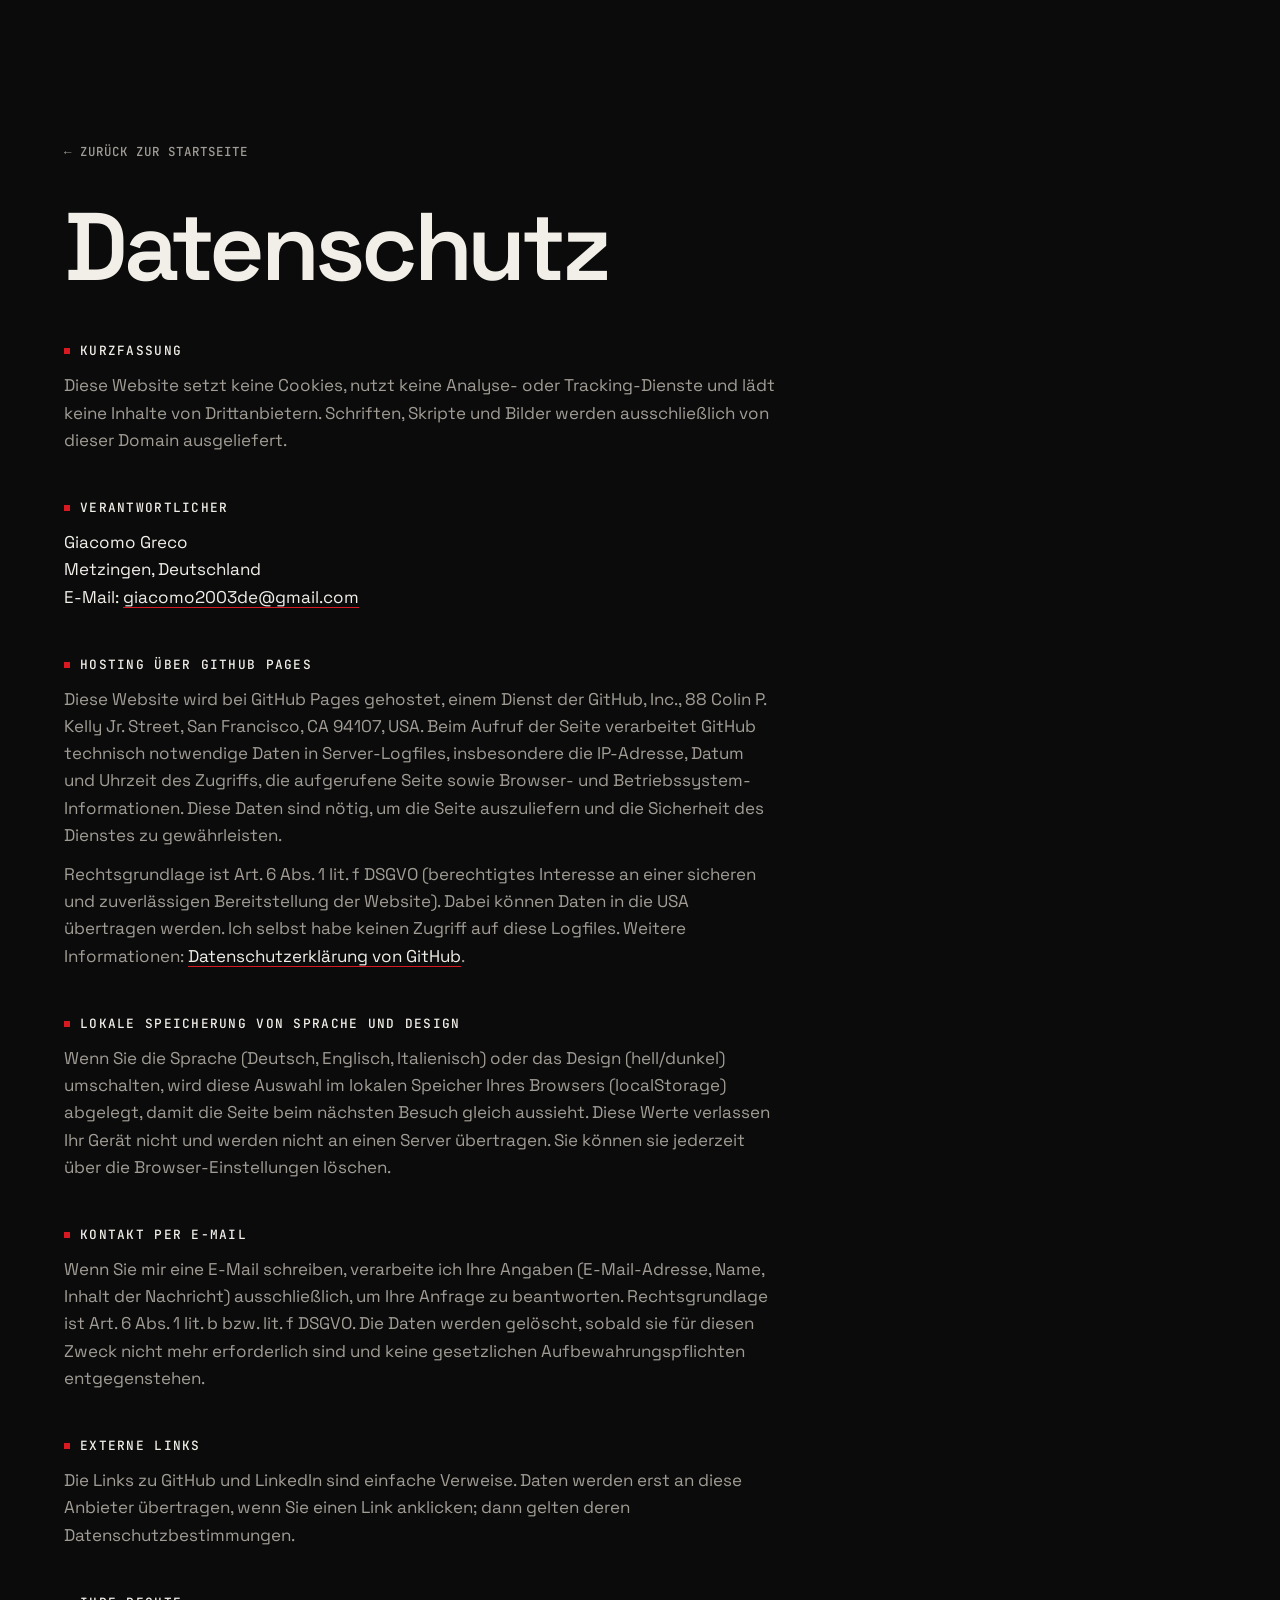
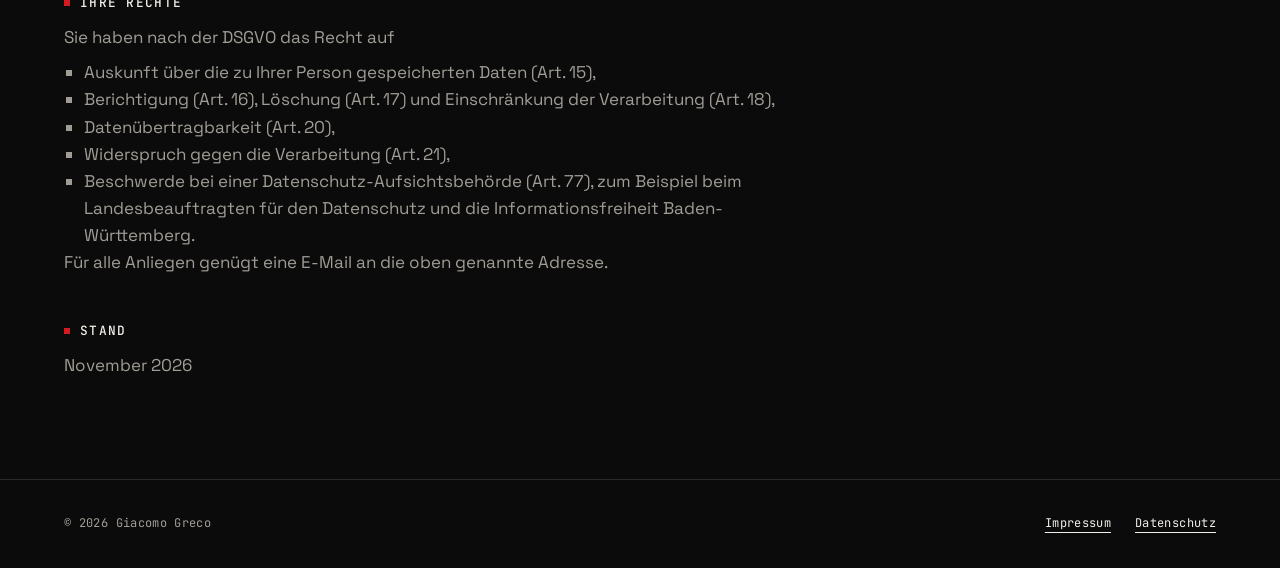
<file: datenschutz.html>
<!DOCTYPE html>
<html lang="de">
<head>
  <meta charset="utf-8">
  <meta name="viewport" content="width=device-width, initial-scale=1">
  <title>Datenschutz – Giacomo Greco</title>
  <meta name="robots" content="noindex, follow">
  <meta name="theme-color" content="#0B0B0C">
  <meta name="color-scheme" content="dark light">
  <script>try { if (localStorage.getItem('theme') === 'light') document.documentElement.setAttribute('data-theme', 'light'); } catch (e) {}</script>
  <link rel="icon" href="assets/img/favicon.svg" type="image/svg+xml">
  <link rel="stylesheet" href="assets/css/style.css">
</head>
<body>
  <a class="skip" href="#main">Zum Inhalt springen</a>
  <main id="main" class="legal">
    <div class="wrap">
      <a class="back" href="index.html">← Zurück zur Startseite</a>
      <h1>Datenschutz</h1>

      <div class="legal-body">
        <h2>Kurzfassung</h2>
        <p>Diese Website setzt keine Cookies, nutzt keine Analyse- oder Tracking-Dienste und lädt keine Inhalte von Drittanbietern. Schriften, Skripte und Bilder werden ausschließlich von dieser Domain ausgeliefert.</p>

        <h2>Verantwortlicher</h2>
        <address>
          Giacomo Greco<br>
          Metzingen, Deutschland<br>
          E-Mail: <a href="mailto:giacomo2003de@gmail.com">giacomo2003de@gmail.com</a>
        </address>

        <h2>Hosting über GitHub Pages</h2>
        <p>Diese Website wird bei GitHub Pages gehostet, einem Dienst der GitHub, Inc., 88 Colin P. Kelly Jr. Street, San Francisco, CA 94107, USA. Beim Aufruf der Seite verarbeitet GitHub technisch notwendige Daten in Server-Logfiles, insbesondere die IP-Adresse, Datum und Uhrzeit des Zugriffs, die aufgerufene Seite sowie Browser- und Betriebssystem-Informationen. Diese Daten sind nötig, um die Seite auszuliefern und die Sicherheit des Dienstes zu gewährleisten.</p>
        <p>Rechtsgrundlage ist Art. 6 Abs. 1 lit. f DSGVO (berechtigtes Interesse an einer sicheren und zuverlässigen Bereitstellung der Website). Dabei können Daten in die USA übertragen werden. Ich selbst habe keinen Zugriff auf diese Logfiles. Weitere Informationen: <a href="https://docs.github.com/de/site-policy/privacy-policies/github-general-privacy-statement" target="_blank" rel="noopener">Datenschutzerklärung von GitHub</a>.</p>

        <h2>Lokale Speicherung von Sprache und Design</h2>
        <p>Wenn Sie die Sprache (Deutsch, Englisch, Italienisch) oder das Design (hell/dunkel) umschalten, wird diese Auswahl im lokalen Speicher Ihres Browsers (localStorage) abgelegt, damit die Seite beim nächsten Besuch gleich aussieht. Diese Werte verlassen Ihr Gerät nicht und werden nicht an einen Server übertragen. Sie können sie jederzeit über die Browser-Einstellungen löschen.</p>

        <h2>Kontakt per E-Mail</h2>
        <p>Wenn Sie mir eine E-Mail schreiben, verarbeite ich Ihre Angaben (E-Mail-Adresse, Name, Inhalt der Nachricht) ausschließlich, um Ihre Anfrage zu beantworten. Rechtsgrundlage ist Art. 6 Abs. 1 lit. b bzw. lit. f DSGVO. Die Daten werden gelöscht, sobald sie für diesen Zweck nicht mehr erforderlich sind und keine gesetzlichen Aufbewahrungspflichten entgegenstehen.</p>

        <h2>Externe Links</h2>
        <p>Die Links zu GitHub und LinkedIn sind einfache Verweise. Daten werden erst an diese Anbieter übertragen, wenn Sie einen Link anklicken; dann gelten deren Datenschutzbestimmungen.</p>

        <h2>Ihre Rechte</h2>
        <p>Sie haben nach der DSGVO das Recht auf</p>
        <ul>
          <li>Auskunft über die zu Ihrer Person gespeicherten Daten (Art. 15),</li>
          <li>Berichtigung (Art. 16), Löschung (Art. 17) und Einschränkung der Verarbeitung (Art. 18),</li>
          <li>Datenübertragbarkeit (Art. 20),</li>
          <li>Widerspruch gegen die Verarbeitung (Art. 21),</li>
          <li>Beschwerde bei einer Datenschutz-Aufsichtsbehörde (Art. 77), zum Beispiel beim Landesbeauftragten für den Datenschutz und die Informationsfreiheit Baden-Württemberg.</li>
        </ul>
        <p>Für alle Anliegen genügt eine E-Mail an die oben genannte Adresse.</p>

        <h2>Stand</h2>
        <p>November 2026</p>
      </div>
    </div>
  </main>

  <footer class="foot">
    <div class="wrap foot-in">
      <p>© 2026 Giacomo Greco</p>
      <nav aria-label="Rechtliches">
        <a href="impressum.html">Impressum</a>
        <a href="datenschutz.html" aria-current="page">Datenschutz</a>
      </nav>
    </div>
  </footer>
</body>
</html>
</file>
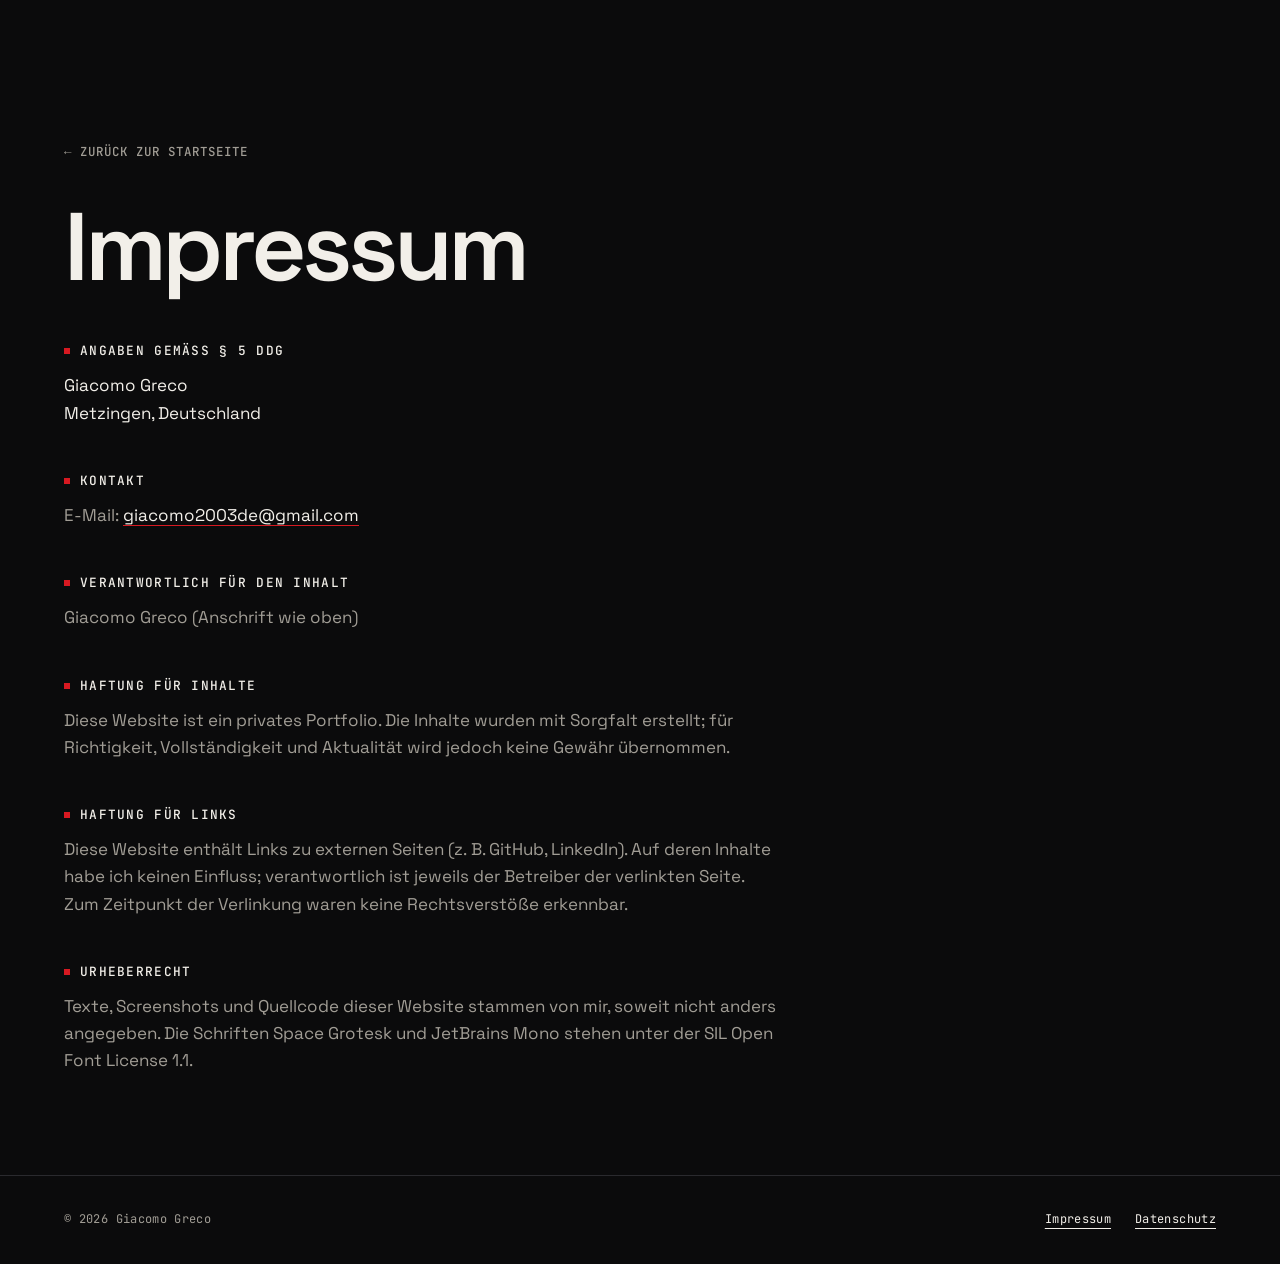
<file: impressum.html>
<!DOCTYPE html>
<html lang="de">
<head>
  <meta charset="utf-8">
  <meta name="viewport" content="width=device-width, initial-scale=1">
  <title>Impressum – Giacomo Greco</title>
  <meta name="robots" content="noindex, follow">
  <meta name="theme-color" content="#0B0B0C">
  <meta name="color-scheme" content="dark light">
  <script>try { if (localStorage.getItem('theme') === 'light') document.documentElement.setAttribute('data-theme', 'light'); } catch (e) {}</script>
  <link rel="icon" href="assets/img/favicon.svg" type="image/svg+xml">
  <link rel="stylesheet" href="assets/css/style.css">
</head>
<body>
  <a class="skip" href="#main">Zum Inhalt springen</a>
  <main id="main" class="legal">
    <div class="wrap">
      <a class="back" href="index.html">← Zurück zur Startseite</a>
      <h1>Impressum</h1>

      <div class="legal-body">
        <h2>Angaben gemäß § 5 DDG</h2>
        <address>
          Giacomo Greco<br>
          <!-- TODO: Siehe Hinweis in der Anleitung. Für ein rechtssicheres Impressum
               gehört hier eine ladungsfähige Anschrift hin (Straße, Hausnummer, PLZ). -->
          Metzingen, Deutschland
        </address>

        <h2>Kontakt</h2>
        <p>E-Mail: <a href="mailto:giacomo2003de@gmail.com">giacomo2003de@gmail.com</a></p>

        <h2>Verantwortlich für den Inhalt</h2>
        <p>Giacomo Greco (Anschrift wie oben)</p>

        <h2>Haftung für Inhalte</h2>
        <p>Diese Website ist ein privates Portfolio. Die Inhalte wurden mit Sorgfalt erstellt; für Richtigkeit, Vollständigkeit und Aktualität wird jedoch keine Gewähr übernommen.</p>

        <h2>Haftung für Links</h2>
        <p>Diese Website enthält Links zu externen Seiten (z.&nbsp;B. GitHub, LinkedIn). Auf deren Inhalte habe ich keinen Einfluss; verantwortlich ist jeweils der Betreiber der verlinkten Seite. Zum Zeitpunkt der Verlinkung waren keine Rechtsverstöße erkennbar.</p>

        <h2>Urheberrecht</h2>
        <p>Texte, Screenshots und Quellcode dieser Website stammen von mir, soweit nicht anders angegeben. Die Schriften Space Grotesk und JetBrains Mono stehen unter der SIL Open Font License 1.1.</p>
      </div>
    </div>
  </main>

  <footer class="foot">
    <div class="wrap foot-in">
      <p>© 2026 Giacomo Greco</p>
      <nav aria-label="Rechtliches">
        <a href="impressum.html" aria-current="page">Impressum</a>
        <a href="datenschutz.html">Datenschutz</a>
      </nav>
    </div>
  </footer>
</body>
</html>
</file>
<file: assets/css/style.css>
/* ==========================================================================
   Giacomo Greco – Portfolio
   Hardware meets Software: Dot-Matrix, Leiterbahnen, ein Signalrot.
   ========================================================================== */

@font-face {
  font-family: "Space Grotesk";
  src: url("../fonts/space-grotesk-latin-wght.woff2") format("woff2");
  font-weight: 300 700;
  font-style: normal;
  font-display: swap;
}
@font-face {
  font-family: "JetBrains Mono";
  src: url("../fonts/jetbrains-mono-latin-wght.woff2") format("woff2");
  font-weight: 100 800;
  font-style: normal;
  font-display: swap;
}

:root {
  --bg: #0B0B0C;
  --bg-2: #121214;
  --ink: #F2EFE9;
  --mute: #A19D95;
  --line: #2A2A2E;
  --line-2: #3A3A40;
  --red: #D71921;
  --bg-rgb: 11, 11, 12;
  --ink-rgb: 242, 239, 233;
  --scheme: dark;

  --sans: "Space Grotesk", "Segoe UI", Helvetica, Arial, sans-serif;
  --mono: "JetBrains Mono", ui-monospace, Consolas, "Courier New", monospace;

  --pad: clamp(20px, 5vw, 64px);
  --ease: cubic-bezier(.2, .7, .2, 1);
}

/* Helles Design: warmes Papier statt Schwarz, dasselbe Signalrot */
:root[data-theme="light"] {
  --bg: #F4F1EA;
  --bg-2: #E8E4D9;
  --ink: #141416;
  --mute: #5C5850;
  --line: #D6D1C4;
  --line-2: #B4AE9F;
  --bg-rgb: 244, 241, 234;
  --ink-rgb: 20, 20, 22;
  --scheme: light;
}

*, *::before, *::after { box-sizing: border-box; }

html {
  background: var(--bg);
  color-scheme: var(--scheme);
  scroll-behavior: smooth;
  scroll-padding-top: 72px;
  -webkit-text-size-adjust: 100%;
}

body {
  margin: 0;
  background: var(--bg);
  color: var(--ink);
  font-family: var(--sans);
  font-size: 1.0625rem;
  line-height: 1.6;
  -webkit-font-smoothing: antialiased;
  overflow-x: hidden;
}

h1, h2, h3, p, ul, ol, dl, dd, figure { margin: 0; }
ul, ol { padding: 0; list-style: none; }
img, svg, canvas { display: block; max-width: 100%; }
img { height: auto; }
a { color: inherit; }
button { font: inherit; color: inherit; background: none; border: 0; padding: 0; cursor: pointer; }
code { font-family: var(--mono); font-size: .88em; color: var(--ink); }
strong { font-weight: 600; color: var(--ink); }
::selection { background: var(--red); color: #fff; }

:focus-visible {
  outline: 2px solid var(--ink);
  outline-offset: 4px;
  border-radius: 1px;
}

.wrap {
  width: 100%;
  max-width: 1280px;
  margin-inline: auto;
  padding-inline: var(--pad);
}

.skip {
  position: absolute;
  left: 12px; top: 12px;
  z-index: 100;
  padding: 10px 14px;
  background: var(--ink);
  color: var(--bg);
  font: 500 .8rem var(--mono);
  text-decoration: none;
  transform: translateY(-200%);
}
.skip:focus { transform: none; }

.sr {
  position: absolute;
  width: 1px; height: 1px;
  overflow: hidden;
  clip-path: inset(50%);
  white-space: nowrap;
}

.arr { display: inline-block; margin-left: .45em; transition: transform .3s var(--ease); }

/* ---------- Kopfzeile ---------- */

.top {
  position: fixed;
  inset: 0 0 auto 0;
  z-index: 50;
  background: rgba(var(--bg-rgb), .9);
  border-bottom: 1px solid var(--line);
}
@supports (backdrop-filter: blur(8px)) {
  .top { background: rgba(var(--bg-rgb), .72); backdrop-filter: blur(10px); }
}
.top-in {
  display: flex;
  align-items: center;
  gap: 20px;
  height: 56px;
}
.mark { display: grid; place-items: center; min-width: 44px; height: 44px; margin-left: -6px; color: var(--ink); }
.nav { display: flex; gap: clamp(14px, 3vw, 34px); margin-left: auto; }
.nav a {
  font: 500 .75rem/1 var(--mono);
  letter-spacing: .08em;
  text-transform: uppercase;
}
.nav a {
  position: relative;
  padding: 16px 0;
  color: var(--mute);
  text-decoration: none;
  transition: color .2s;
}
.nav a::after {
  content: "";
  position: absolute;
  left: 0; right: 0; bottom: 9px;
  height: 1px;
  background: var(--red);
  transform: scaleX(0);
  transform-origin: left;
  transition: transform .3s var(--ease);
}
.nav a:hover, .nav a:focus-visible { color: var(--ink); }
.nav a:hover::after, .nav a:focus-visible::after { transform: scaleX(1); }
.nav-opt { display: none; }

.tools { display: flex; align-items: center; gap: 4px; margin-right: -8px; }
.lang { display: flex; align-items: center; }
.lang button {
  position: relative;
  display: grid;
  place-items: center;
  width: 36px; height: 44px;
}
.lang svg {
  border-radius: 2px;
  box-shadow: 0 0 0 1px var(--line-2);
  opacity: .4;
  transition: opacity .2s;
}
.lang button:hover svg, .lang button[aria-pressed="true"] svg { opacity: 1; }
.lang button[aria-pressed="true"]::after {
  content: "";
  position: absolute;
  left: 6px; right: 6px; bottom: 8px;
  height: 2px;
  background: var(--red);
}
.theme {
  display: grid;
  place-items: center;
  width: 40px; height: 44px;
  margin-left: 4px;
  color: var(--mute);
  transition: color .2s;
}
.theme:hover { color: var(--ink); }
.theme svg { grid-area: 1 / 1; transition: opacity .3s, transform .5s var(--ease); }
.theme .i-moon { opacity: 0; transform: rotate(-60deg) scale(.6); }
[data-theme="light"] .theme .i-sun { opacity: 0; transform: rotate(60deg) scale(.6); }
[data-theme="light"] .theme .i-moon { opacity: 1; transform: none; }

/* Schmale Telefone: Navigation weicht Flaggen und Design-Schalter */
@media (max-width: 479px) { .nav { display: none; } .tools { margin-left: auto; } }

@media (min-width: 620px) { .nav-opt { display: block; } }

/* ---------- Hero ---------- */

.hero {
  position: relative;
  min-height: min(100vh, 1080px);
  min-height: min(100svh, 1080px);
  display: flex;
  align-items: flex-end;
  padding: 110px 0 clamp(48px, 9vh, 96px);
  overflow: hidden;
}
.hero-grid {
  position: absolute;
  inset: 0;
  width: 100%;
  height: 100%;
  pointer-events: none;
  /* statisches Punktraster als Fallback, falls kein JS läuft */
  background-image: radial-gradient(circle, rgba(var(--ink-rgb), .16) 1px, transparent 1.4px);
  background-size: 28px 28px;
  -webkit-mask-image: linear-gradient(to bottom, #000 55%, transparent);
          mask-image: linear-gradient(to bottom, #000 55%, transparent);
}
.js .hero-grid { background-image: none; }

.hero-in { position: relative; }

.hero-meta {
  display: grid;
  gap: 6px;
  margin-bottom: clamp(36px, 7vh, 72px);
  font: 400 .75rem/1.5 var(--mono);
  letter-spacing: .04em;
  color: var(--mute);
}
.hero-meta li { display: flex; gap: 14px; }
.hero-meta .k { flex: 0 0 4.2em; color: var(--ink); }

.led {
  display: inline-block;
  width: 7px; height: 7px;
  margin-right: 9px;
  border-radius: 50%;
  background: var(--red);
  box-shadow: 0 0 10px 1px rgba(215, 25, 33, .7);
  animation: led 2.4s ease-in-out infinite;
}
@keyframes led { 50% { opacity: .25; } }

.hero-name { font-weight: 700; line-height: 1; }
.hero-name-text {
  display: block;
  font-size: clamp(3rem, 12vw, 9rem);
  letter-spacing: -.04em;
}
/* Mit JS übernimmt die Dot-Matrix; der Text bleibt für Screenreader erhalten. */
.js .hero-name-text {
  position: absolute;
  width: 1px; height: 1px;
  overflow: hidden;
  clip-path: inset(50%);
  white-space: nowrap;
}
.matrix { display: block; width: 100%; max-width: 900px; }
.matrix svg { width: 100%; height: auto; overflow: visible; }
.matrix .off { fill: var(--ink); opacity: .07; }
.matrix .on {
  fill: var(--ink);
  transform-box: fill-box;
  transform-origin: center;
  animation: dot-on .55s var(--ease) both;
  animation-delay: var(--d, 0ms);
}
.matrix .cur {
  fill: var(--red);
  opacity: 0;
  animation: cur-in .01s linear 1.5s forwards, blink 1.1s steps(1) 1.5s infinite;
}
@keyframes dot-on {
  0%   { opacity: .07; transform: scale(.6); }
  45%  { opacity: 1;   transform: scale(1.3); }
  100% { opacity: 1;   transform: scale(1); }
}
@keyframes cur-in { to { opacity: 1; } }
@keyframes blink { 50% { opacity: 0; } }

.hero-role {
  margin-top: clamp(24px, 4vh, 40px);
  font: 500 clamp(.82rem, 2.6vw, 1.15rem)/1.5 var(--mono);
  letter-spacing: .02em;
}
.hero-role::before { content: "> "; color: var(--mute); }
.hero-role .ch { opacity: 0; }
.hero-role .ch.v { opacity: 1; }
.caret { position: relative; display: inline-block; width: 0; height: 1em; vertical-align: -.12em; }
.caret::after {
  content: "";
  position: absolute;
  left: 2px; top: 0;
  width: .58em; height: 1em;
  background: var(--red);
  animation: blink 1.1s steps(1) infinite;
}

.hero-claim {
  max-width: 21em;
  margin-top: 18px;
  font-size: clamp(1.45rem, 3.6vw, 2.5rem);
  font-weight: 400;
  line-height: 1.18;
  letter-spacing: -.02em;
}
.hero-claim em {
  font-style: normal;
  background: linear-gradient(var(--red), var(--red)) 0 92% / 100% 3px no-repeat;
}

.hero-cta { display: flex; flex-wrap: wrap; gap: 12px; margin-top: clamp(28px, 5vh, 44px); }

.btn {
  display: inline-flex;
  align-items: center;
  min-height: 48px;
  padding: 0 20px;
  border: 1px solid var(--line-2);
  font: 500 .8rem/1 var(--mono);
  letter-spacing: .06em;
  text-transform: uppercase;
  text-decoration: none;
  background: rgba(var(--bg-rgb), .6);
  transition: border-color .2s, background-color .2s, color .2s;
}
.btn:hover { border-color: var(--ink); }
.btn:hover .arr { transform: translate(2px, -2px); }
.btn--solid { background: var(--red); border-color: var(--red); color: #fff; }
.btn--solid:hover { background: var(--ink); border-color: var(--ink); color: var(--bg); }
.btn--solid:hover .arr { transform: translateY(3px); }

@media (min-width: 900px) {
  .hero-in { display: grid; grid-template-columns: minmax(0, 1fr) auto; column-gap: 48px; }
  .hero-in > * { grid-column: 1; }
  .hero-meta {
    grid-column: 2; grid-row: 1 / span 2;
    align-self: start;
    margin: 6px 0 0;
    padding-left: 20px;
    border-left: 1px solid var(--line);
  }
  .hero-meta li { flex-direction: column; gap: 0; margin-bottom: 12px; }
  .hero-meta .k { flex: none; }
}

/* ---------- Sektionen ---------- */

.sec { padding: 0 0 clamp(90px, 14vw, 180px); }

.trace { display: flex; align-items: flex-start; height: 16px; margin-bottom: clamp(40px, 6vw, 72px); }
.trace i { display: block; height: 1px; background: var(--line-2); }
.trace i:nth-child(1) { width: clamp(56px, 14vw, 190px); margin-top: 12px; }
.trace i:nth-child(2) { width: 17px; margin: 12px -5px 0 0; transform: rotate(-45deg); transform-origin: 0 50%; }
.trace i:nth-child(3) { flex: 1; }
.trace b { width: 9px; height: 9px; margin-top: -4px; border: 1px solid var(--line-2); border-radius: 50%; }

.sec-head { margin-bottom: clamp(48px, 7vw, 96px); }
.sec-num, .sec-kicker {
  font: 400 .78rem/1 var(--mono);
  letter-spacing: .1em;
  text-transform: uppercase;
  color: var(--mute);
}
.sec-num span { color: var(--ink); font-weight: 600; }
.sec-num span::before {
  content: "";
  display: inline-block;
  width: 6px; height: 6px;
  margin-right: 10px;
  background: var(--red);
  vertical-align: 1px;
}
.sec-kicker { margin-top: 14px; }
.sec-head h2 {
  margin-top: 14px;
  font-size: clamp(3rem, 11vw, 8.5rem);
  font-weight: 600;
  line-height: .92;
  letter-spacing: -.045em;
}
.sec-lead {
  max-width: 34em;
  margin-top: 28px;
  color: var(--mute);
  font-size: clamp(1.05rem, 1.6vw, 1.25rem);
}
@media (min-width: 900px) {
  .sec-lead { margin-left: 34%; }
}

/* ---------- Projekte ---------- */

.project {
  position: relative;
  display: grid;
  gap: 28px;
  padding: clamp(28px, 4vw, 48px) 0;
  border-top: 1px solid var(--line);
}
.project > * { transition: transform .5s var(--ease); }

.shot {
  position: relative;
  overflow: hidden;
  background: var(--bg-2);
  border: 1px solid var(--line);
}
.shot img {
  width: 100%;
  height: 100%;
  object-fit: cover;
  transition: transform .9s var(--ease);
}
.shot--tablet { aspect-ratio: 16 / 10; }
.shots { display: grid; gap: 12px; }
.shots-row { display: grid; grid-template-columns: 1fr 1fr; gap: 12px; }
.private { font: 400 .78rem/1.5 var(--mono); letter-spacing: .02em; color: var(--mute); }
.shot--portrait { aspect-ratio: 4 / 5; }
.shot .zoom { display: block; height: 100%; cursor: zoom-in; }
.shot .zoom:focus-visible { outline-offset: -4px; }
.shot--phone  { aspect-ratio: 9 / 16; width: min(100%, 300px); }

.project-id {
  font: 400 .75rem/1 var(--mono);
  letter-spacing: .08em;
  text-transform: uppercase;
  color: var(--mute);
}
.project-id span::before { content: "— "; }
.project h3 {
  margin-top: 12px;
  font-size: clamp(2.2rem, 5.4vw, 4.25rem);
  font-weight: 600;
  line-height: 1;
  letter-spacing: -.035em;
}
.project-what { max-width: 30em; margin-top: 14px; font-size: clamp(1.1rem, 1.7vw, 1.3rem); line-height: 1.4; }

.tags { display: flex; flex-wrap: wrap; gap: 8px; margin-top: 22px; }
.tags li {
  position: relative;
  display: flex;
  align-items: center;
  gap: 8px;
  padding: 6px 10px 6px 9px;
  border: 1px solid var(--line-2);
  font: 400 .74rem/1.2 var(--mono);
  letter-spacing: .02em;
  white-space: nowrap;
}
/* LED vor jedem Tag: aus = grau, an = rot (nur opacity wird animiert) */
.tags li::before {
  content: "";
  width: 5px; height: 5px;
  border-radius: 50%;
  background: var(--line-2);
}
.tags li::after {
  content: "";
  position: absolute;
  left: 9px; top: 50%;
  width: 5px; height: 5px;
  margin-top: -2.5px;
  border-radius: 50%;
  background: var(--red);
  box-shadow: 0 0 8px 1px rgba(215, 25, 33, .8);
  opacity: 0;
  transition: opacity .25s linear;
}
.tags li:nth-child(2)::after { transition-delay: 70ms; }
.tags li:nth-child(3)::after { transition-delay: 140ms; }
.tags li:nth-child(4)::after { transition-delay: 210ms; }
.tags li:nth-child(5)::after { transition-delay: 280ms; }
.tags li:nth-child(6)::after { transition-delay: 350ms; }

.facts { margin-top: 28px; display: grid; gap: 8px 24px; max-width: 44em; }
.facts dt {
  padding-top: .35em;
  font: 400 .72rem/1.4 var(--mono);
  letter-spacing: .1em;
  text-transform: uppercase;
  color: var(--mute);
}
.facts dd { color: var(--mute); font-size: 1rem; }
.facts dd + dt { margin-top: 12px; }
.solved li { position: relative; padding-left: 20px; }
.solved li + li { margin-top: 8px; }
.solved li::before {
  content: "";
  position: absolute;
  left: 0; top: 12px;
  width: 9px; height: 2px;
  background: var(--red);
}
@media (min-width: 560px) {
  .facts { grid-template-columns: 6.5em minmax(0, 1fr); }
  .facts dd + dt { margin-top: 0; }
  .facts dd { margin-bottom: 10px; }
}

.project-note { max-width: 44em; margin-top: 18px; font: 400 .78rem/1.6 var(--mono); color: var(--mute); }
.project-links { margin-top: 24px; }
.project-links a, .contact-links a {
  display: inline-flex;
  align-items: center;
  min-height: 44px;
  font: 500 .8rem/1.2 var(--mono);
  letter-spacing: .03em;
  text-decoration: underline;
  text-decoration-color: var(--red);
  text-decoration-thickness: 1px;
  text-underline-offset: 6px;
  overflow-wrap: anywhere;
}
.project-links a:hover .arr, .contact-links a:hover .arr { transform: translate(3px, -3px); }

@media (hover: hover) {
  .project:hover > .shot, .project:hover > .shots, .project:hover > .shots-row { transform: translateY(-8px); }
  .project:hover > .project-body { transform: translateY(-3px); }
  .project:hover .shot img { transform: scale(1.045); }
  .project:hover .tags li::after { opacity: 1; }
}
/* Touch: LEDs gehen an, sobald das Projekt im Bild ist */
@media (hover: none) {
  .project.in .tags li::after { opacity: 1; transition-duration: .4s; }
}

@media (min-width: 900px) {
  .project { grid-template-columns: repeat(12, minmax(0, 1fr)); column-gap: 32px; align-items: start; }
  .project > .shot, .project > .shots { grid-row: 1; }
  .project > .project-body { grid-row: 1; }

  .project--lead > .shots { grid-column: 1 / span 7; }
  .project--lead > .project-body { grid-column: 8 / -1; }

  /* Blackouter: Text links, Telefon rechts */
  .project--flip > .project-body { grid-column: 1 / span 7; }
  .project--flip > .shot { grid-column: 9 / span 3; width: 100%; margin-top: 8px; }

  /* FH6: Telefon links eingerückt, Text rechts */
  .project:not(.project--lead):not(.project--flip):not(.project--stack) > .shot { grid-column: 2 / span 3; width: 100%; }
  .project:not(.project--lead):not(.project--flip):not(.project--stack) > .project-body { grid-column: 6 / -1; }
}

.sub-head {
  display: flex;
  align-items: center;
  gap: 16px;
  margin-top: clamp(40px, 6vw, 80px);
  padding-bottom: 20px;
  font: 400 .78rem/1 var(--mono);
  letter-spacing: .1em;
  text-transform: uppercase;
  color: var(--mute);
}
.sub-head::after { content: ""; flex: 1; height: 1px; background: var(--line); }

.duo { display: grid; gap: 32px; }
.project--stack { display: block; border-top: 0; padding-top: 12px; }
.project--stack .shots-row { margin-bottom: 28px; transition: transform .5s var(--ease); }
.project--stack h3 { font-size: clamp(2rem, 3.6vw, 3rem); }
@media (min-width: 900px) {
  .duo { grid-template-columns: 1fr 1fr; column-gap: 56px; align-items: start; }
}

/* ---------- Erfahrung: Leiterbahn ---------- */

.pcb { position: relative; max-width: 900px; }
@media (min-width: 900px) { .pcb { margin-left: 17%; } }

.pcb-node { position: relative; padding: 0 0 clamp(44px, 6vw, 72px) 44px; }
/* Bahn */
.pcb-node::before {
  content: "";
  position: absolute;
  left: 7px; top: 14px; bottom: -4px;
  width: 1px;
  background: var(--line-2);
}
.pcb-node:last-child { padding-bottom: 0; }
.pcb-node:last-child::before { display: none; }
/* Lötauge */
.pcb-node::after {
  content: "";
  position: absolute;
  left: 0; top: 2px;
  width: 15px; height: 15px;
  border: 1px solid var(--ink);
  border-radius: 50%;
  background: radial-gradient(circle, var(--bg) 0 2.5px, var(--ink) 3px 4px, var(--bg) 4.5px);
}
.pcb-node--live::after {
  border-color: var(--red);
  background: radial-gradient(circle, var(--red) 0 3.5px, var(--bg) 4px);
  box-shadow: 0 0 14px 1px rgba(215, 25, 33, .55);
  animation: led 2.4s ease-in-out infinite;
}
/* Abzweig im 45°-Winkel */
.pcb-node--branch { margin-left: 28px; }
.pcb-node--branch::before {
  display: block !important;
  left: -21px; top: -24px; bottom: auto;
  width: 34px; height: 1px;
  transform: rotate(45deg);
  transform-origin: 0 50%;
}

.pcb-when {
  font: 500 .78rem/1.5 var(--mono);
  letter-spacing: .08em;
  text-transform: uppercase;
  color: var(--mute);
}
.pcb-node h3 {
  max-width: 20em;
  margin-top: 8px;
  font-size: clamp(1.5rem, 3.2vw, 2.4rem);
  font-weight: 600;
  line-height: 1.08;
  letter-spacing: -.025em;
}
.pcb-node--branch h3 { font-size: clamp(1.2rem, 2.2vw, 1.6rem); }
.pcb-node > p:not([class]) { max-width: 34em; margin-top: 12px; color: var(--mute); }
.pcb-where { margin-top: 10px; font: 400 .85rem/1.5 var(--mono); }
.pcb-note { max-width: 40em; margin-top: 22px; font: 400 .8rem/1.6 var(--mono); color: var(--mute); }

.pinout { margin-top: 26px; border-top: 1px solid var(--line); }
.pinout > div { padding: 12px 0; border-bottom: 1px solid var(--line); }
.pinout dt, .sheet dt, .langs-k {
  font: 400 .72rem/1.6 var(--mono);
  letter-spacing: .1em;
  text-transform: uppercase;
  color: var(--mute);
}
.pinout dd { font-size: 1rem; }
@media (min-width: 560px) {
  .pinout > div { display: grid; grid-template-columns: 8em minmax(0, 1fr); align-items: baseline; }
}

/* ---------- Skills: Datenblatt ---------- */

.sheet { border-top: 1px solid var(--line-2); }
.sheet > div { padding: clamp(18px, 2.6vw, 30px) 0; border-bottom: 1px solid var(--line); }
.sheet dd {
  display: flex;
  flex-wrap: wrap;
  gap: 2px 0;
  margin-top: 6px;
  font-size: clamp(1.35rem, 3.1vw, 2.5rem);
  font-weight: 500;
  line-height: 1.2;
  letter-spacing: -.025em;
}
.sheet dd span:not(:last-child)::after {
  content: "/";
  margin: 0 .45em;
  color: var(--line-2);
  font-weight: 300;
}
@media (min-width: 900px) {
  .sheet > div { display: grid; grid-template-columns: 17% minmax(0, 1fr); align-items: baseline; }
  .sheet dd { margin-top: 0; }
  .sheet > div { transition: transform .4s var(--ease); }
  .sheet > div:hover { transform: translateX(10px); }
}

.langs { margin-top: clamp(40px, 6vw, 72px); }
.langs ul { display: flex; flex-wrap: wrap; gap: 20px 48px; margin-top: 12px; }
.langs li { display: grid; }
.langs b { font-size: clamp(1.2rem, 2vw, 1.5rem); font-weight: 500; letter-spacing: -.02em; }
.langs span { font: 400 .78rem/1.6 var(--mono); color: var(--mute); letter-spacing: .04em; }
@media (min-width: 900px) {
  .langs { display: grid; grid-template-columns: 17% minmax(0, 1fr); align-items: baseline; }
  .langs ul { margin-top: 0; }
}

/* ---------- Kontakt ---------- */

.sec--contact { padding-bottom: clamp(72px, 10vw, 140px); }
.sec--contact .sec-head { margin-bottom: 28px; }
.cta {
  max-width: 11em;
  font-size: clamp(2.7rem, 10.4vw, 8.5rem);
  font-weight: 600;
  line-height: .95;
  letter-spacing: -.045em;
}
.cta-now { color: var(--red); white-space: nowrap; }
.cta-now i {
  display: inline-block;
  width: .14em; height: .14em;
  margin-left: .06em;
  background: var(--red);
  animation: blink 1.1s steps(1) infinite;
}
.cta-sub { max-width: 34em; margin-top: 32px; color: var(--mute); font-size: clamp(1.05rem, 1.6vw, 1.25rem); }
@media (min-width: 900px) { .cta-sub { margin-left: 34%; } }

.mail {
  position: relative;
  display: inline-block;
  margin-top: clamp(40px, 6vw, 72px);
  padding: 6px 0 10px;
  border-bottom: 2px solid var(--red);
  font: 500 clamp(1.05rem, 4.6vw, 2.6rem)/1.2 var(--mono);
  letter-spacing: -.02em;
  text-decoration: none;
  overflow-wrap: anywhere;
}
.mail::after {
  content: "";
  position: absolute;
  left: 0; right: 0; bottom: -2px;
  height: 2px;
  background: var(--ink);
  transform: scaleX(0);
  transform-origin: left;
  transition: transform .45s var(--ease);
}
.mail:hover::after, .mail:focus-visible::after { transform: scaleX(1); }

.contact-links { display: flex; flex-wrap: wrap; gap: 6px 36px; margin-top: 36px; }

/* ---------- Fußzeile ---------- */

.foot { border-top: 1px solid var(--line); }
.foot-in {
  display: flex;
  flex-wrap: wrap;
  align-items: center;
  gap: 8px 32px;
  padding-block: 22px;
  font: 400 .75rem/1.6 var(--mono);
  letter-spacing: .03em;
  color: var(--mute);
}
.foot nav { display: flex; gap: 24px; margin-left: auto; }
.foot a { display: inline-flex; align-items: center; min-height: 44px; color: var(--ink); text-underline-offset: 5px; }
.foot a:hover { text-decoration-color: var(--red); }

/* ---------- Scroll-Reveal ---------- */

.js .reveal {
  opacity: 0;
  transform: translateY(26px);
  transition: opacity .8s var(--ease), transform .8s var(--ease);
}
.js .reveal.in { opacity: 1; transform: none; }

/* ---------- Cursor (nur Desktop, per JS aktiviert) ---------- */

.cursor { display: none; }
.has-cursor .cursor {
  display: block;
  position: fixed;
  left: 0; top: 0;
  z-index: 200;
  width: 28px; height: 28px;
  margin: -14px 0 0 -14px;
  pointer-events: none;
  opacity: 0;
  transition: opacity .25s;
  will-change: transform;
}
.has-cursor .cursor.on { opacity: 1; }
.cursor::before {
  content: "";
  position: absolute;
  inset: 0;
  border: 1px solid rgba(var(--ink-rgb), .55);
  border-radius: 50%;
  transform: scale(.72);
  transition: transform .3s var(--ease), opacity .3s;
}
.cursor::after {
  content: "";
  position: absolute;
  inset: 0;
  border: 1.5px solid var(--red);
  border-radius: 50%;
  opacity: 0;
  transform: scale(.72);
  transition: transform .3s var(--ease), opacity .3s;
}
.cursor.link::before { opacity: 0; transform: scale(1.5); }
.cursor.link::after { opacity: 1; transform: scale(1.5); }

/* ---------- Bildansicht ---------- */

.lightbox {
  width: 100vw; height: 100vh;
  max-width: none; max-height: none;
  margin: 0; padding: 0;
  border: 0;
  background: transparent;
  color: #F2EFE9;
}
.lightbox[open] { display: grid; place-items: center; animation: lb-in .25s var(--ease); }
.lightbox::backdrop { background: rgba(8, 8, 9, .93); }
@keyframes lb-in { from { opacity: 0; transform: scale(.98); } }
.lb-fig {
  display: grid;
  justify-items: center;
  align-content: center;
  gap: 14px;
  width: 100%; height: 100%;
  padding: 64px clamp(12px, 6vw, 84px) 28px;
}
.lb-fig img {
  width: auto; height: auto;
  max-width: 100%;
  max-height: calc(100vh - 150px);
  object-fit: contain;
  background: #121214;
}
.lb-fig figcaption {
  display: flex;
  gap: 16px;
  max-width: 60em;
  font: 400 .75rem/1.5 var(--mono);
  letter-spacing: .02em;
  color: #A19D95;
}
#lb-count { flex: none; color: #F2EFE9; }
.lb-btn {
  position: absolute;
  z-index: 1;
  display: grid;
  place-items: center;
  width: 48px; height: 48px;
  color: #F2EFE9;
  background: rgba(8, 8, 9, .6);
  border: 1px solid #3A3A40;
  transition: border-color .2s;
}
.lb-btn:hover { border-color: #F2EFE9; }
.lb-btn:focus-visible { outline-color: #F2EFE9; }
.lb-close { top: 12px; right: 12px; }
.lb-prev { left: 12px; top: 50%; margin-top: -24px; }
.lb-next { right: 12px; top: 50%; margin-top: -24px; }
@media (max-width: 700px) {
  .lb-prev, .lb-next { top: auto; bottom: 12px; margin: 0; }
  .lb-fig { padding-bottom: 76px; }
  .lb-fig img { max-height: calc(100vh - 220px); }
}

/* ---------- Unterseiten (Impressum, Datenschutz) ---------- */

.legal { padding: 130px 0 100px; }
.legal .back {
  display: inline-flex;
  align-items: center;
  min-height: 44px;
  font: 500 .78rem/1 var(--mono);
  letter-spacing: .08em;
  text-transform: uppercase;
  color: var(--mute);
  text-decoration: none;
}
.legal .back:hover { color: var(--ink); }
.legal h1 {
  margin: 28px 0 48px;
  font-size: clamp(2.6rem, 9vw, 6rem);
  font-weight: 600;
  line-height: .95;
  letter-spacing: -.045em;
}
.legal-body { max-width: 42em; }
.legal-body h2 {
  margin: 44px 0 12px;
  font: 500 .8rem/1.5 var(--mono);
  letter-spacing: .1em;
  text-transform: uppercase;
}
.legal-body h2::before {
  content: "";
  display: inline-block;
  width: 6px; height: 6px;
  margin-right: 10px;
  background: var(--red);
  vertical-align: 1px;
}
.legal-body p, .legal-body li { color: var(--mute); }
.legal-body p + p { margin-top: 12px; }
.legal-body ul { margin-top: 8px; padding-left: 1.2em; list-style: square; }
.legal-body address { font-style: normal; color: var(--ink); }
.legal-body a { color: var(--ink); text-decoration-color: var(--red); text-underline-offset: 4px; overflow-wrap: anywhere; }

/* ---------- Reduzierte Bewegung ---------- */

@media (prefers-reduced-motion: reduce) {
  html { scroll-behavior: auto; }
  *, *::before, *::after {
    animation: none !important;
    transition: none !important;
  }
  .js .reveal { opacity: 1; transform: none; }
  .matrix .on, .matrix .cur { opacity: 1; }
  .hero-role .ch { opacity: 1; }
  .project:hover > *, .project:hover .shot img, .sheet > div:hover { transform: none; }
  .tags li::after { opacity: 1; }
}

@media print {
  .top, .hero-grid, .cursor { display: none; }
  body { background: #fff; color: #000; }
}
</file>
